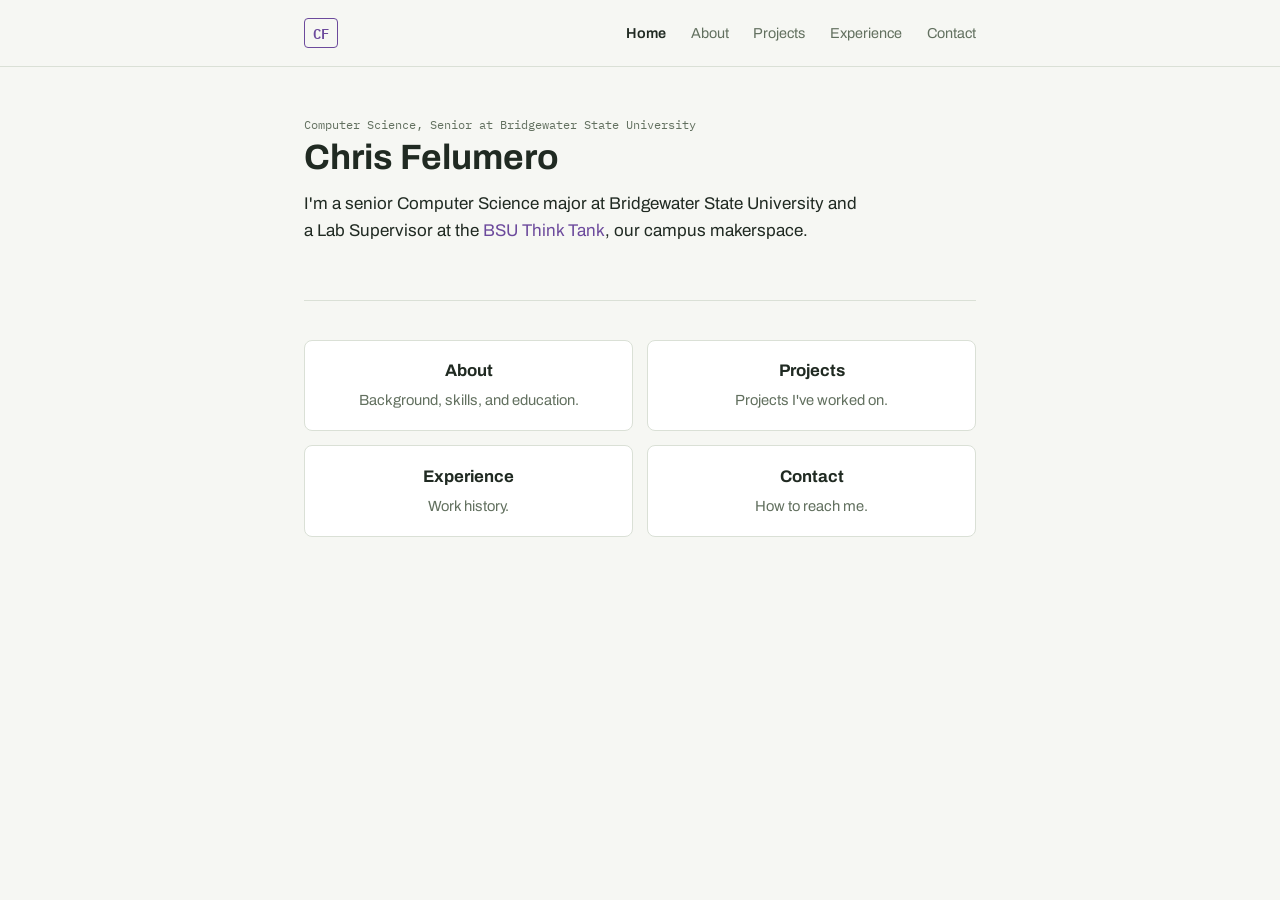
<file: index.html>
<!DOCTYPE html>
<html lang="en">
<head>
<meta charset="utf-8">
<meta name="viewport" content="width=device-width, initial-scale=1">
<title>Chris Felumero</title>
<!-- Google Fonts: Archivo for headings/body, IBM Plex Mono for labels -->
<link rel="preconnect" href="https://fonts.googleapis.com">
<link rel="preconnect" href="https://fonts.gstatic.com" crossorigin>
<link href="https://fonts.googleapis.com/css2?family=Archivo:wght@400;600;700;800&family=IBM+Plex+Mono:wght@400;500;600&display=swap" rel="stylesheet">
<link rel="stylesheet" href="style.css">
</head>
<body>

<!-- Same nav bar appears on every page; "current" class highlights this page -->
<header class="topbar">
  <div class="wrap topbar-inner">
    <span class="mark">CF</span>
    <nav>
      <a href="index.html" class="current">Home</a>
      <a href="about.html">About</a>
      <a href="projects.html">Projects</a>
      <a href="experience.html">Experience</a>
      <a href="contact.html">Contact</a>
    </nav>
  </div>
</header>

<main class="wrap">

  <!-- Intro: name, role, one-line bio -->
  <section class="hero">
    <p class="field">Computer Science, Senior at Bridgewater State University</p>
    <h1>Chris Felumero</h1>
    <p class="hero-lede">
      I'm a senior Computer Science major at Bridgewater State University
      and a Lab Supervisor at the <a href="https://www.bsuthinktank.com">BSU
      Think Tank</a>, our campus makerspace.
    </p>
  </section>

  <!-- Four link tiles pointing to the other pages on the site -->
  <section class="quick-links">
    <a class="quick-link" href="about.html">
      <h3>About</h3>
      <p>Background, skills, and education.</p>
    </a>
    <a class="quick-link" href="projects.html">
      <h3>Projects</h3>
      <p>Projects I've worked on.</p>
    </a>
    <a class="quick-link" href="experience.html">
      <h3>Experience</h3>
      <p>Work history.</p>
    </a>
    <a class="quick-link" href="contact.html">
      <h3>Contact</h3>
      <p>How to reach me.</p>
    </a>
  </section>

</main>

</body>
</html>
</file>
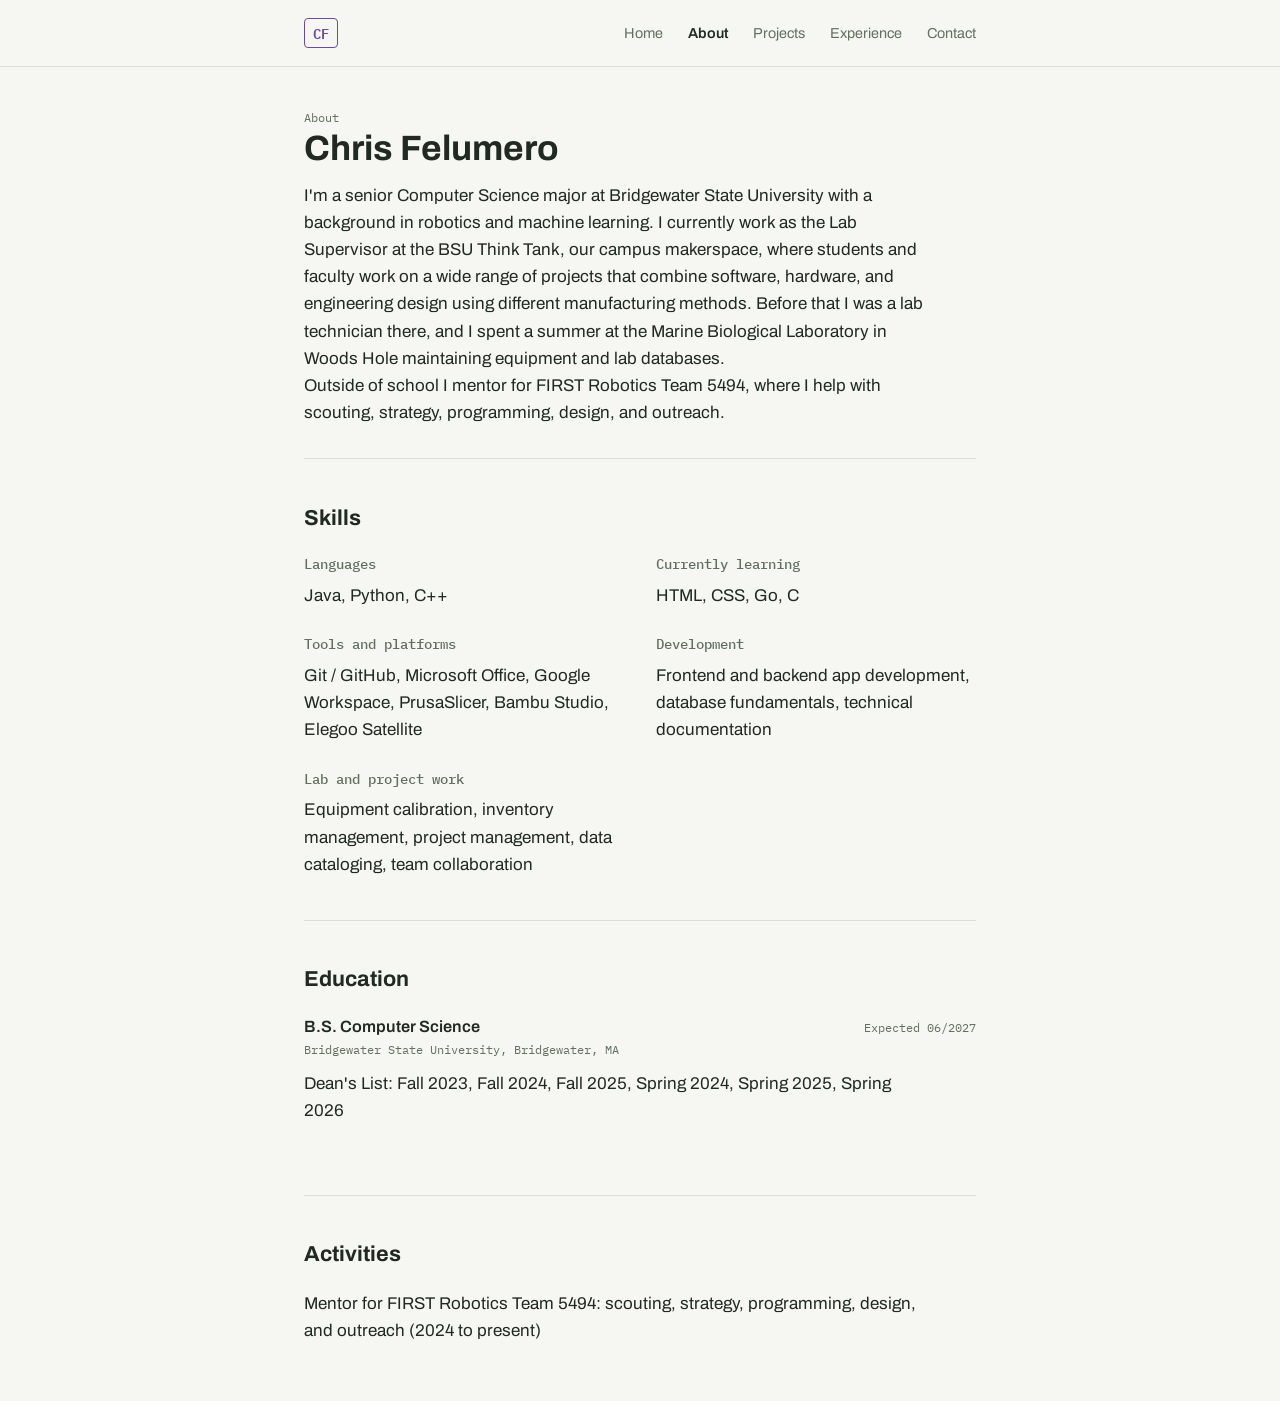
<file: about.html>
<!DOCTYPE html>
<html lang="en">
<head>
<meta charset="utf-8">
<meta name="viewport" content="width=device-width, initial-scale=1">
<title>About | Chris Felumero</title>
<link rel="preconnect" href="https://fonts.googleapis.com">
<link rel="preconnect" href="https://fonts.gstatic.com" crossorigin>
<link href="https://fonts.googleapis.com/css2?family=Archivo:wght@400;600;700;800&family=IBM+Plex+Mono:wght@400;500;600&display=swap" rel="stylesheet">
<link rel="stylesheet" href="style.css">
</head>
<body>

<header class="topbar">
  <div class="wrap topbar-inner">
    <span class="mark">CF</span>
    <nav>
      <a href="index.html">Home</a>
      <a href="about.html" class="current">About</a>
      <a href="projects.html">Projects</a>
      <a href="experience.html">Experience</a>
      <a href="contact.html">Contact</a>
    </nav>
  </div>
</header>

<main class="wrap">

  <section class="page-head">
    <p class="field">About</p>
    <h1>Chris Felumero</h1>
    <p>
      I'm a senior Computer Science major at Bridgewater State University
      with a background in robotics and machine learning. I currently
      work as the Lab Supervisor at the BSU Think Tank, our campus makerspace, where students and faculty work on a wide range
      of projects that combine software, hardware, and engineering
      design using different manufacturing methods. Before that I was a
      lab technician there, and I spent a summer at the Marine Biological
      Laboratory in Woods Hole maintaining equipment and lab databases.
    </p>
    <p>
      Outside of school I mentor for FIRST Robotics Team 5494, where I
      help with scouting, strategy, programming, design, and outreach.
    </p>
  </section>

  <section class="section">
    <h2>Skills</h2>
    <div class="skills-grid">
      <div>
        <h4>Languages</h4>
        <p>Java, Python, C++</p>
      </div>
      <div>
        <h4>Currently learning</h4>
        <p>HTML, CSS, Go, C</p>
      </div>
      <div>
        <h4>Tools and platforms</h4>
        <p>Git / GitHub, Microsoft Office, Google Workspace, PrusaSlicer, Bambu Studio, Elegoo Satellite</p>
      </div>
      <div>
        <h4>Development</h4>
        <p>Frontend and backend app development, database fundamentals, technical documentation</p>
      </div>
      <div>
        <h4>Lab and project work</h4>
        <p>Equipment calibration, inventory management, project management, data cataloging, team collaboration</p>
      </div>
    </div>
  </section>

  <section class="section">
    <h2>Education</h2>
    <div class="job">
      <div class="job-head">
        <span class="job-title">B.S. Computer Science</span>
        <span class="field">Expected 06/2027</span>
      </div>
      <p class="field field-sub">Bridgewater State University, Bridgewater, MA</p>
      <p>Dean's List: Fall 2023, Fall 2024, Fall 2025, Spring 2024, Spring 2025, Spring 2026</p>
    </div>
  </section>

  <section class="section">
    <h2>Activities</h2>
    <p>Mentor for FIRST Robotics Team 5494: scouting, strategy, programming, design, and outreach (2024 to present)</p>
  </section>

</main>

</body>
</html>
</file>
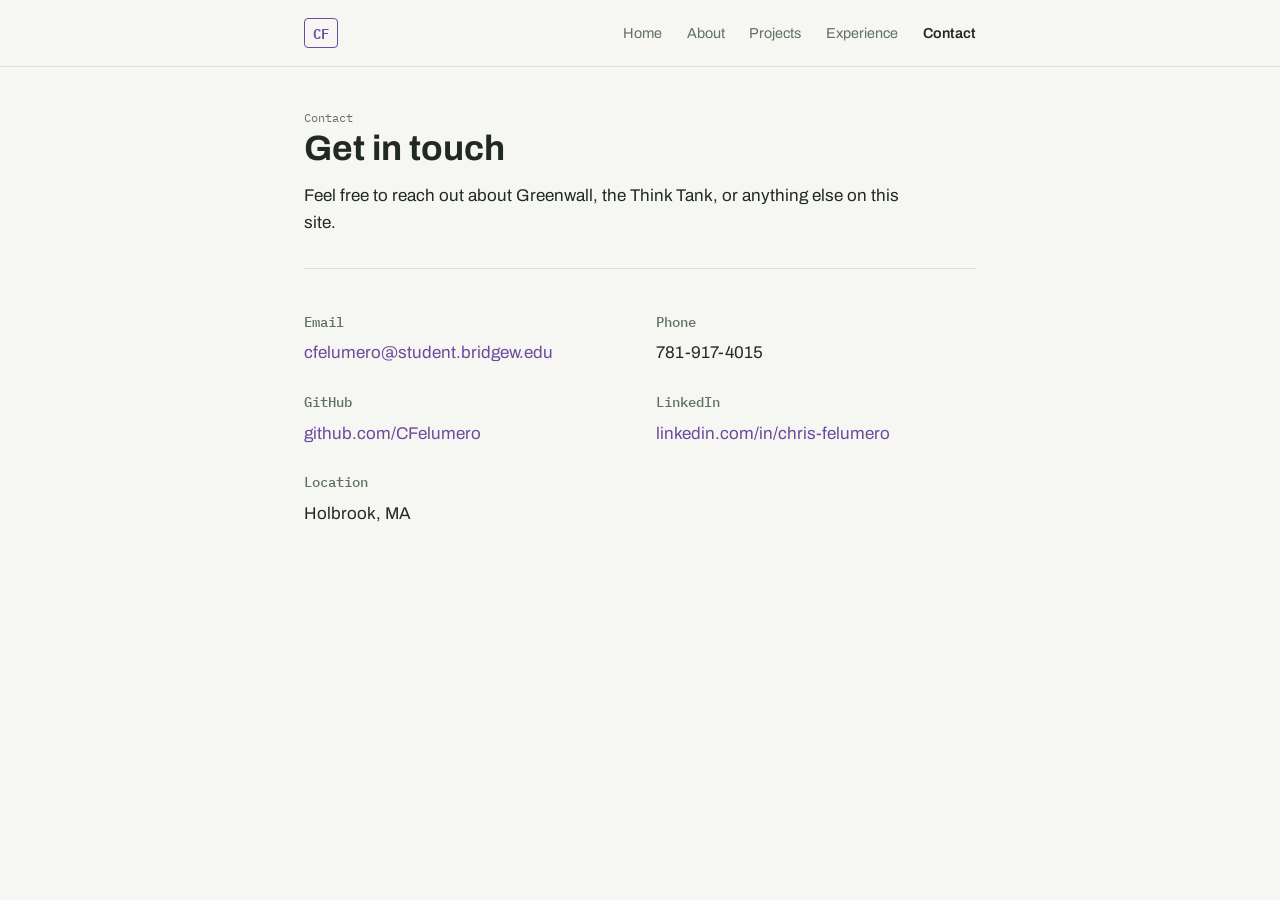
<file: contact.html>
<!DOCTYPE html>
<html lang="en">
<head>
<meta charset="utf-8">
<meta name="viewport" content="width=device-width, initial-scale=1">
<title>Contact | Chris Felumero</title>
<link rel="preconnect" href="https://fonts.googleapis.com">
<link rel="preconnect" href="https://fonts.gstatic.com" crossorigin>
<link href="https://fonts.googleapis.com/css2?family=Archivo:wght@400;600;700;800&family=IBM+Plex+Mono:wght@400;500;600&display=swap" rel="stylesheet">
<link rel="stylesheet" href="style.css">
</head>
<body>

<header class="topbar">
  <div class="wrap topbar-inner">
    <span class="mark">CF</span>
    <nav>
      <a href="index.html">Home</a>
      <a href="about.html">About</a>
      <a href="projects.html">Projects</a>
      <a href="experience.html">Experience</a>
      <a href="contact.html" class="current">Contact</a>
    </nav>
  </div>
</header>

<main class="wrap">

  <section class="page-head">
    <p class="field">Contact</p>
    <h1>Get in touch</h1>
    <p>Feel free to reach out about Greenwall, the Think Tank, or anything else on this site.</p>
  </section>

  <!-- Reuses the same .skills-grid layout as the About page's Skills section -->
  <section class="section">
    <div class="skills-grid">
      <div>
        <h4>Email</h4>
        <p><a href="mailto:cfelumero@student.bridgew.edu">cfelumero@student.bridgew.edu</a></p>
      </div>
      <div>
        <h4>Phone</h4>
        <p>781-917-4015</p>
      </div>
      <div>
        <h4>GitHub</h4>
        <p><a href="https://github.com/CFelumero">github.com/CFelumero</a></p>
      </div>
      <div>
        <h4>LinkedIn</h4>
        <p><a href="https://www.linkedin.com/in/chris-felumero-b1a23a184/">linkedin.com/in/chris-felumero</a></p>
      </div>
      <div>
        <h4>Location</h4>
        <p>Holbrook, MA</p>
      </div>
    </div>
  </section>

</main>

</body>
</html>
</file>
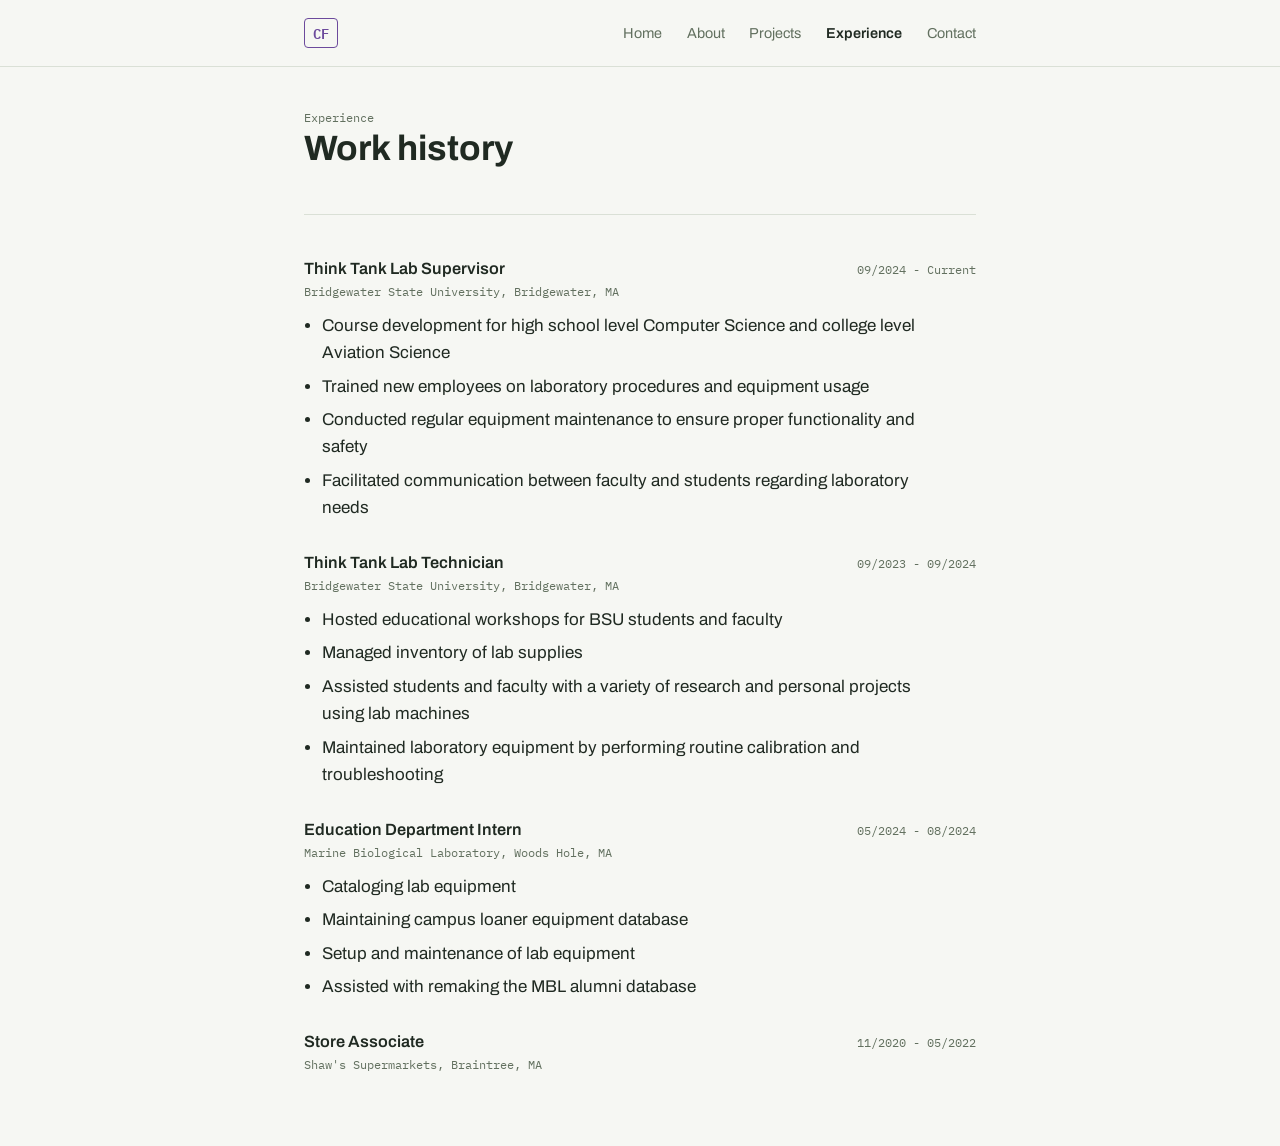
<file: experience.html>
<!DOCTYPE html>
<html lang="en">
<head>
<meta charset="utf-8">
<meta name="viewport" content="width=device-width, initial-scale=1">
<title>Experience | Chris Felumero</title>
<link rel="preconnect" href="https://fonts.googleapis.com">
<link rel="preconnect" href="https://fonts.gstatic.com" crossorigin>
<link href="https://fonts.googleapis.com/css2?family=Archivo:wght@400;600;700;800&family=IBM+Plex+Mono:wght@400;500;600&display=swap" rel="stylesheet">
<link rel="stylesheet" href="style.css">
</head>
<body>

<header class="topbar">
  <div class="wrap topbar-inner">
    <span class="mark">CF</span>
    <nav>
      <a href="index.html">Home</a>
      <a href="about.html">About</a>
      <a href="projects.html">Projects</a>
      <a href="experience.html" class="current">Experience</a>
      <a href="contact.html">Contact</a>
    </nav>
  </div>
</header>

<main class="wrap">

  <section class="page-head">
    <p class="field">Experience</p>
    <h1>Work history</h1>
  </section>

  <section class="section">
    <div class="job">
      <div class="job-head">
        <span class="job-title">Think Tank Lab Supervisor</span>
        <span class="field">09/2024 - Current</span>
      </div>
      <p class="field field-sub">Bridgewater State University, Bridgewater, MA</p>
      <ul>
        <li>Course development for high school level Computer Science and college level Aviation Science</li>
        <li>Trained new employees on laboratory procedures and equipment usage</li>
        <li>Conducted regular equipment maintenance to ensure proper functionality and safety</li>
        <li>Facilitated communication between faculty and students regarding laboratory needs</li>
      </ul>
    </div>

    <div class="job">
      <div class="job-head">
        <span class="job-title">Think Tank Lab Technician</span>
        <span class="field">09/2023 - 09/2024</span>
      </div>
      <p class="field field-sub">Bridgewater State University, Bridgewater, MA</p>
      <ul>
        <li>Hosted educational workshops for BSU students and faculty</li>
        <li>Managed inventory of lab supplies</li>
        <li>Assisted students and faculty with a variety of research and personal projects using lab machines</li>
        <li>Maintained laboratory equipment by performing routine calibration and troubleshooting</li>
      </ul>
    </div>

    <div class="job">
      <div class="job-head">
        <span class="job-title">Education Department Intern</span>
        <span class="field">05/2024 - 08/2024</span>
      </div>
      <p class="field field-sub">Marine Biological Laboratory, Woods Hole, MA</p>
      <ul>
        <li>Cataloging lab equipment</li>
        <li>Maintaining campus loaner equipment database</li>
        <li>Setup and maintenance of lab equipment</li>
        <li>Assisted with remaking the MBL alumni database</li>
      </ul>
    </div>

    <div class="job">
      <div class="job-head">
        <span class="job-title">Store Associate</span>
        <span class="field">11/2020 - 05/2022</span>
      </div>
      <p class="field field-sub">Shaw's Supermarkets, Braintree, MA</p>
    </div>
  </section>

</main>

</body>
</html>
</file>
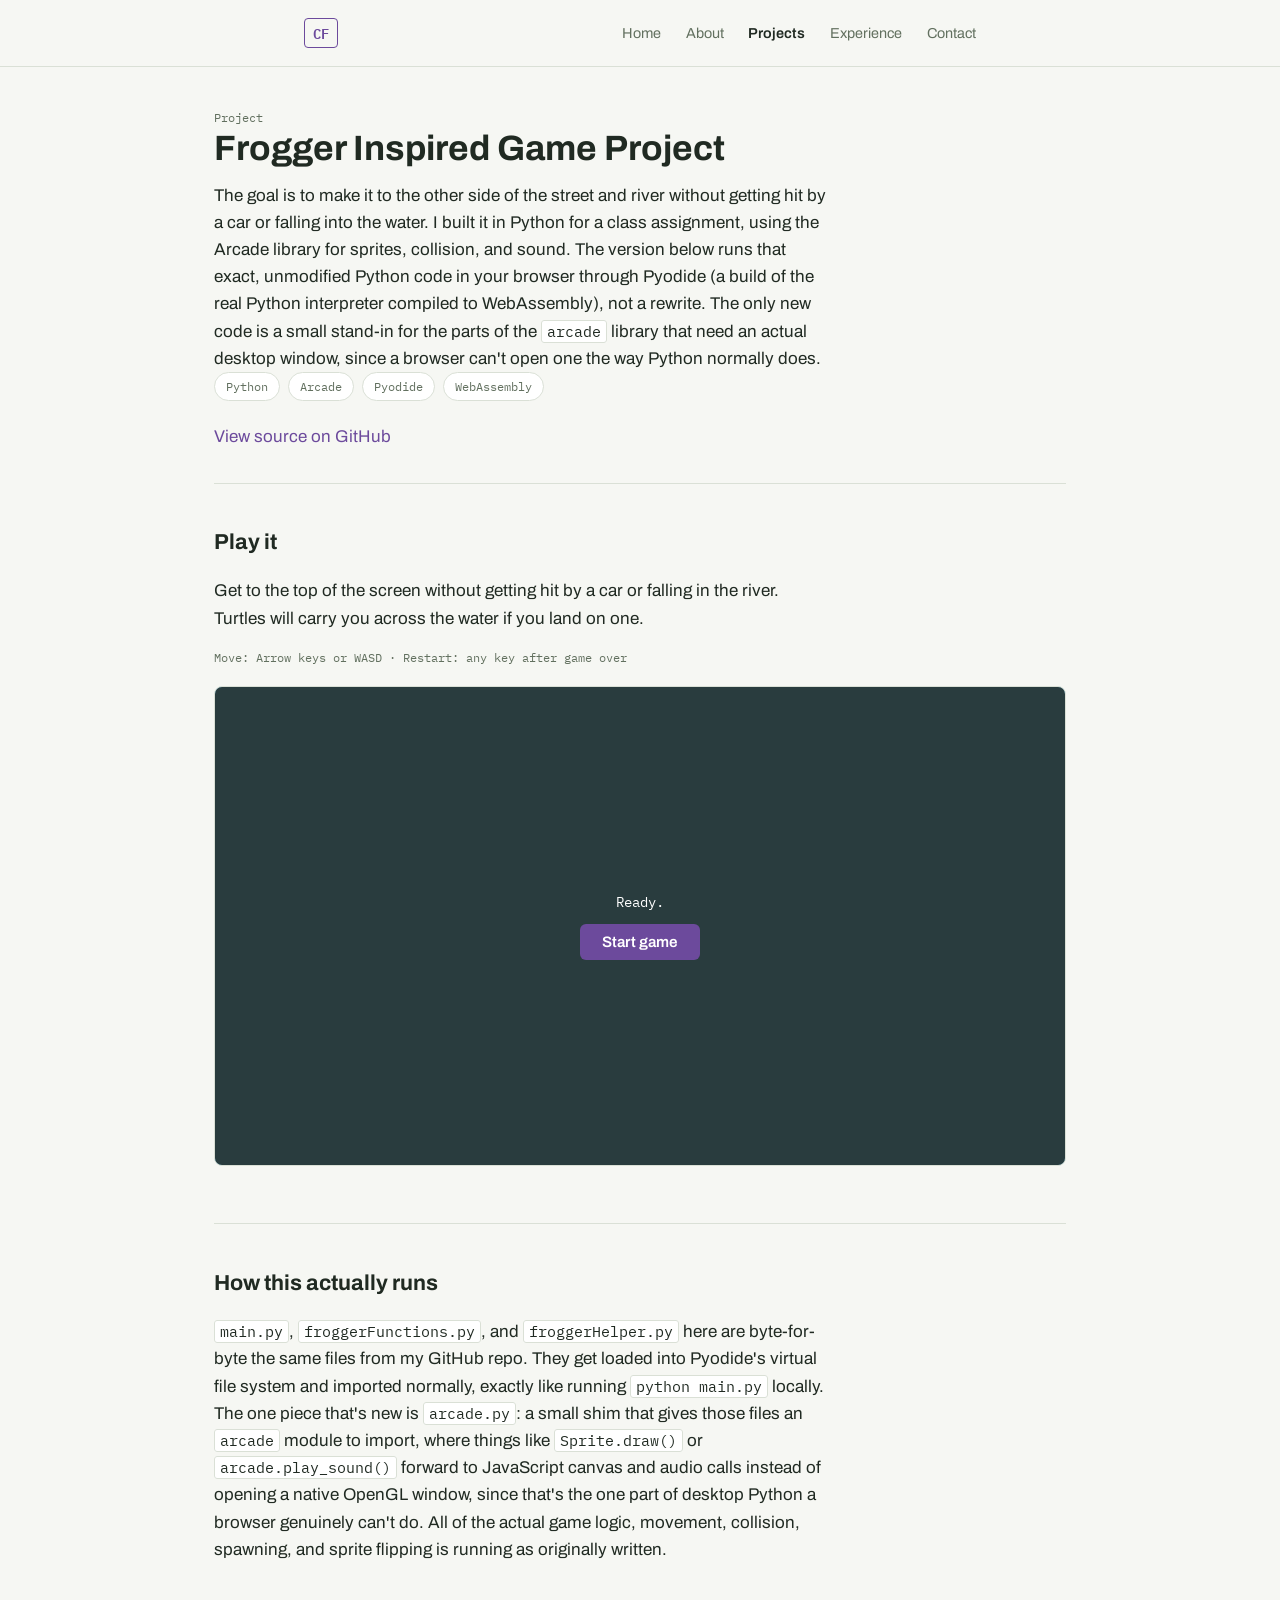
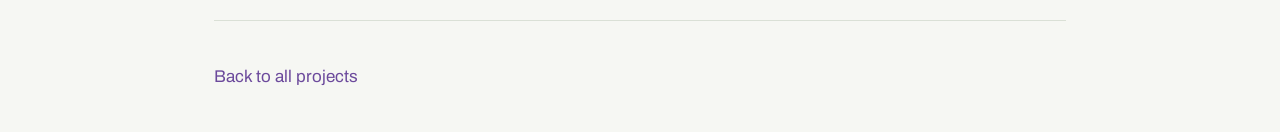
<file: frogger-inspired-game.html>
<!DOCTYPE html>
<html lang="en">
<head>
<meta charset="utf-8">
<meta name="viewport" content="width=device-width, initial-scale=1">
<title>Frogger Inspired Game Project | Chris Felumero</title>
<link rel="preconnect" href="https://fonts.googleapis.com">
<link rel="preconnect" href="https://fonts.gstatic.com" crossorigin>
<link href="https://fonts.googleapis.com/css2?family=Archivo:wght@400;600;700;800&family=IBM+Plex+Mono:wght@400;500;600&display=swap" rel="stylesheet">
<link rel="stylesheet" href="style.css">
<style>
  .game-wrap { max-width: 900px; }
  .game-frame {
    position: relative;
    border: 1px solid var(--line);
    border-radius: 8px;
    overflow: hidden;
    background: #87ceeb;
    margin: 1rem 0;
  }
  #gameCanvas { display: block; width: 100%; height: auto; }
  .game-overlay {
    position: absolute;
    inset: 0;
    display: flex;
    align-items: center;
    justify-content: center;
    flex-direction: column;
    gap: 10px;
    background: rgba(15, 20, 15, 0.78);
    color: #fff;
    font-family: var(--font-mono);
    font-size: 0.85rem;
    text-align: center;
    padding: 1rem;
  }
  .game-overlay button {
    font-family: var(--font-display);
    font-weight: 600;
    font-size: 0.95rem;
    background: var(--green);
    color: #fff;
    border: none;
    border-radius: 6px;
    padding: 10px 22px;
    cursor: pointer;
  }
  .game-controls {
    display: flex;
    justify-content: space-between;
    flex-wrap: wrap;
    gap: 10px;
    margin-bottom: 0.6rem;
  }
  .mobile-pad {
    display: none;
    grid-template-columns: repeat(3, 56px);
    grid-template-rows: repeat(2, 56px);
    gap: 6px;
    justify-content: center;
    margin: 1rem 0;
  }
  .mobile-pad button {
    font-size: 1.1rem;
    font-family: var(--font-mono);
    background: var(--surface);
    border: 1px solid var(--line);
    border-radius: 6px;
    color: var(--ink);
  }
  .pad-up { grid-column: 2; grid-row: 1; }
  .pad-left { grid-column: 1; grid-row: 2; }
  .pad-down { grid-column: 2; grid-row: 2; }
  .pad-right { grid-column: 3; grid-row: 2; }
  @media (max-width: 640px) { .mobile-pad { display: grid; } }
</style>
</head>
<body>

<header class="topbar">
  <div class="wrap topbar-inner">
    <span class="mark">CF</span>
    <nav>
      <a href="index.html">Home</a>
      <a href="about.html">About</a>
      <a href="projects.html" class="current">Projects</a>
      <a href="experience.html">Experience</a>
      <a href="contact.html">Contact</a>
    </nav>
  </div>
</header>

<main class="wrap game-wrap">

  <section class="page-head">
    <p class="field">Project</p>
    <h1>Frogger Inspired Game Project</h1>
    <p>
      The goal is to make it to the other side of the street and river
      without getting hit by a car or falling into the water. I built it
      in Python for a class assignment, using the Arcade library for
      sprites, collision, and sound. The version below runs that exact,
      unmodified Python code in your browser through Pyodide (a build of
      the real Python interpreter compiled to WebAssembly), not a
      rewrite. The only new code is a small stand-in for the parts of
      the <code>arcade</code> library that need an actual desktop
      window, since a browser can't open one the way Python normally
      does.
    </p>
    <div class="tags">
      <span>Python</span><span>Arcade</span><span>Pyodide</span><span>WebAssembly</span>
    </div>
    <p><a href="https://github.com/CFelumero/cFelumeroProject8">View source on GitHub</a></p>
  </section>

  <section class="section">
    <h2>Play it</h2>
    <p>
      Get to the top of the screen without getting hit by a car or
      falling in the river. Turtles will carry you across the water if
      you land on one.
    </p>

    <div class="game-controls">
      <span class="field">Move: Arrow keys or WASD &middot; Restart: any key after game over</span>
    </div>

    <div class="game-frame">
      <canvas id="gameCanvas" width="1280" height="720"></canvas>
      <div class="game-overlay" id="overlay">
        <span id="overlayText">Loading the Python runtime&hellip;</span>
        <button id="startBtn" type="button" style="display:none;">Start game</button>
      </div>
    </div>

    <div class="mobile-pad">
      <button class="pad-up" type="button" data-dir="up">&uarr;</button>
      <button class="pad-left" type="button" data-dir="left">&larr;</button>
      <button class="pad-down" type="button" data-dir="down">&darr;</button>
      <button class="pad-right" type="button" data-dir="right">&rarr;</button>
    </div>
  </section>

  <section class="section">
    <h2>How this actually runs</h2>
    <p>
      <code>main.py</code>, <code>froggerFunctions.py</code>, and
      <code>froggerHelper.py</code> here are byte-for-byte the same
      files from my GitHub repo. They get loaded into Pyodide's virtual
      file system and imported normally, exactly like running
      <code>python main.py</code> locally. The one piece that's new is
      <code>arcade.py</code>: a small shim that gives those files an
      <code>arcade</code> module to import, where things like
      <code>Sprite.draw()</code> or <code>arcade.play_sound()</code>
      forward to JavaScript canvas and audio calls instead of opening a
      native OpenGL window, since that's the one part of desktop Python
      a browser genuinely can't do. All of the actual game logic, movement,
      collision, spawning, and sprite flipping is running as originally
      written.
    </p>
  </section>

  <section class="section">
    <a href="projects.html">Back to all projects</a>
  </section>

</main>

<script type="module">
import { loadPyodide } from './pyodide.mjs';

const overlay = document.getElementById('overlay');
const overlayText = document.getElementById('overlayText');
const startBtn = document.getElementById('startBtn');
const canvas = document.getElementById('gameCanvas');
const ctx = canvas.getContext('2d');
const W = 1280, H = 720;

function setOverlay(text, showStart) {
  overlayText.textContent = text;
  startBtn.style.display = showStart ? 'inline-block' : 'none';
}

// ---- asset preloading ----
const PY_FILES = ['main.py', 'froggerFunctions.py', 'froggerHelper.py', 'arcade.py'];
const IMAGE_PATHS = {
  'sprites/left_car1.png': 'left_car1.png',
  'sprites/left_car2.png': 'left_car2.png',
  'sprites/right_car1.png': 'right_car1.png',
  'sprites/turtle1.png': 'turtle1.png',
  'sprites/watersprite.png': 'watersprite.png',
  ':resources:/images/enemies/frog.png': 'player.png'
};
const SOUND_PATHS = {
  'sounds/sound-frogger-hop.wav': 'sound-frogger-hop.wav',
  'sounds/sound-frogger-squash.wav': 'sound-frogger-squash.wav',
  'sounds/sound-frogger-plunk.wav': 'sound-frogger-plunk.wav',
  'sounds/winsound.mp3': 'winsound.mp3',
  'sounds/gameover.mp3': 'gameover.mp3'
};

const images = {};
const sounds = {};
const hitboxes = {};

// Offscreen canvas used to read pixel data for hitbox cropping
const _hbCanvas = document.createElement('canvas');
const _hbCtx = _hbCanvas.getContext('2d', { willReadFrequently: true });

function computeHitbox(img) {
  const w = img.naturalWidth, h = img.naturalHeight;
  if (!w || !h) return { hbW: 32, hbH: 32, dx: 0, dy: 0 };
  _hbCanvas.width = w;
  _hbCanvas.height = h;
  _hbCtx.clearRect(0, 0, w, h);
  _hbCtx.drawImage(img, 0, 0);
  let data;
  try {
    data = _hbCtx.getImageData(0, 0, w, h).data;
  } catch (e) {
    // canvas got tainted (shouldn't happen for same-origin files) - fall back to full bounds
    return { hbW: w, hbH: h, dx: 0, dy: 0 };
  }
  let minX = w, minY = h, maxX = -1, maxY = -1, opaqueCount = 0;
  for (let y = 0; y < h; y++) {
    for (let x = 0; x < w; x++) {
      const alpha = data[(y * w + x) * 4 + 3];
      if (alpha > 8) {
        opaqueCount++;
        if (x < minX) minX = x;
        if (x > maxX) maxX = x;
        if (y < minY) minY = y;
        if (y > maxY) maxY = y;
      }
    }
  }
  if (maxX < 0) return { hbW: w, hbH: h, dx: 0, dy: 0 }; // fully transparent image, fall back
  let hbW = maxX - minX + 1;
  let hbH = maxY - minY + 1;
  // The bounding box of non-transparent pixels still includes empty
  // corners for rounded/irregular shapes (arcade's real hit box traces
  // the actual outline, not just a box). Approximate that with a
  // fill-ratio-based shrink: how much of the box is actually opaque,
  // converted from an area ratio to a linear one. Boxy sprites (cars)
  // have a fill ratio near 1, so this leaves them essentially unchanged;
  // rounded ones (the frog) shrink toward their real silhouette.
  const fillRatio = opaqueCount / (hbW * hbH);
  const shrink = Math.sqrt(Math.min(1, fillRatio));
  hbW *= shrink;
  hbH *= shrink;
  // Offsets in arcade's y-up, sprite-center-relative space. Image (x,y) is
  // top-down; convert the crop's center to a distance from the image
  // center, then flip Y since "up" in image rows is toward y=0.
  const cropCenterXFromImgCenter = ((minX + maxX) / 2) - (w / 2);
  const cropCenterYFromImgCenterTopDown = ((minY + maxY) / 2) - (h / 2);
  const dx = cropCenterXFromImgCenter;
  const dy = -cropCenterYFromImgCenterTopDown;
  return { hbW, hbH, dx, dy };
}

function loadImage(key, src) {
  return new Promise((resolve) => {
    const img = new Image();
    img.onload = () => {
      hitboxes[key] = computeHitbox(img);
      resolve();
    };
    img.onerror = () => resolve();
    img.src = src;
    images[key] = img;
  });
}

function preloadSounds() {
  Object.keys(SOUND_PATHS).forEach((key) => {
    sounds[key] = new Audio(SOUND_PATHS[key]);
  });
}

// ---- JS bridge functions the Python `arcade` shim calls into ----
function toCanvasY(arcadeY) { return H - arcadeY; }

window._getImageSize = function (key) {
  const img = images[key];
  if (!img || !img.naturalWidth) return [32, 32];
  return [img.naturalWidth, img.naturalHeight];
};

window._getHitbox = function (key) {
  const hb = hitboxes[key];
  if (!hb) return [32, 32, 0, 0];
  return [hb.hbW, hb.hbH, hb.dx, hb.dy];
};

window._drawRect = function (x, y, w, h, r, g, b) {
  ctx.fillStyle = `rgb(${r},${g},${b})`;
  ctx.fillRect(x, toCanvasY(y) - h, w, h);
};

window._drawSprite = function (key, cx, cy, w, h, angleDeg, flipped) {
  const img = images[key];
  if (!img || !img.naturalWidth) return;
  ctx.save();
  ctx.translate(cx, toCanvasY(cy));
  if (angleDeg) ctx.rotate((angleDeg * Math.PI) / 180);
  if (flipped) ctx.scale(-1, 1);
  ctx.drawImage(img, -w / 2, -h / 2, w, h);
  ctx.restore();
};

window._drawText = function (text, x, y, r, g, b, size, anchor) {
  ctx.fillStyle = `rgb(${r},${g},${b})`;
  ctx.font = `bold ${size}px "IBM Plex Mono", monospace`;
  ctx.textAlign = anchor === 'center' ? 'center' : 'left';
  ctx.fillText(text, x, toCanvasY(y));
  ctx.textAlign = 'left';
};

window._playSound = function (path) {
  const s = sounds[path];
  if (!s) return;
  try {
    const clone = s.cloneNode();
    clone.play().catch(() => {});
  } catch (e) {}
};

// ---- boot sequence ----
async function boot() {
  setOverlay('Loading the Python runtime\u2026', false);

  const pyodide = await loadPyodide({ indexURL: './' });

  setOverlay('Loading game files and art\u2026', false);

  const imgLoads = Object.keys(IMAGE_PATHS).map((key) => loadImage(key, IMAGE_PATHS[key]));
  preloadSounds();

  const fileTexts = await Promise.all(
    PY_FILES.map((f) => fetch(f).then((r) => r.text()))
  );
  PY_FILES.forEach((f, i) => pyodide.FS.writeFile(f, fileTexts[i]));

  await Promise.all(imgLoads);

  pyodide.runPython(`
import sys
sys.path.insert(0, '.')
import arcade
import froggerHelper
import froggerFunctions
import main
`);

  // main.py's own main() function already constructed and set up the
  // window; our arcade.Window shim registers every window it creates,
  // so we just retrieve that same instance here. No text-editing of
  // main.py needed at all.
  const gameWindow = pyodide.runPython(`arcade._current_window`);
  window.__gameWindow = gameWindow;

  setOverlay('Ready.', true);

  let running = false;
  let lastTime = performance.now();

  function frame(now) {
    const dt = (now - lastTime) / 1000;
    lastTime = now;
    if (running) {
      try {
        gameWindow.on_update(dt);
        gameWindow.on_draw();
      } catch (e) {
        console.error(e);
      }
    }
    requestAnimationFrame(frame);
  }
  requestAnimationFrame(frame);

  startBtn.addEventListener('click', () => {
    gameWindow.setup();
    running = true;
    overlay.style.display = 'none';
  });

  function sendKey(key) {
    if (!running) return;
    try {
      gameWindow.on_key_press(key, 0);
    } catch (e) {
      console.error(e);
    }
  }

  document.addEventListener('keydown', (e) => {
    const keys = ['ArrowUp', 'ArrowDown', 'ArrowLeft', 'ArrowRight', 'w', 'a', 's', 'd', 'W', 'A', 'S', 'D'];
    if (keys.indexOf(e.key) !== -1) e.preventDefault();
    sendKey(e.key);
  });

  document.querySelectorAll('.mobile-pad button').forEach((btn) => {
    btn.addEventListener('click', () => {
      const dirMap = { up: 'ArrowUp', down: 'ArrowDown', left: 'ArrowLeft', right: 'ArrowRight' };
      sendKey(dirMap[btn.getAttribute('data-dir')]);
    });
  });
}

boot().catch((e) => {
  console.error(e);
  setOverlay('Could not load the Python runtime. Check the console for details.', false);
});
</script>

</body>
</html>
</file>
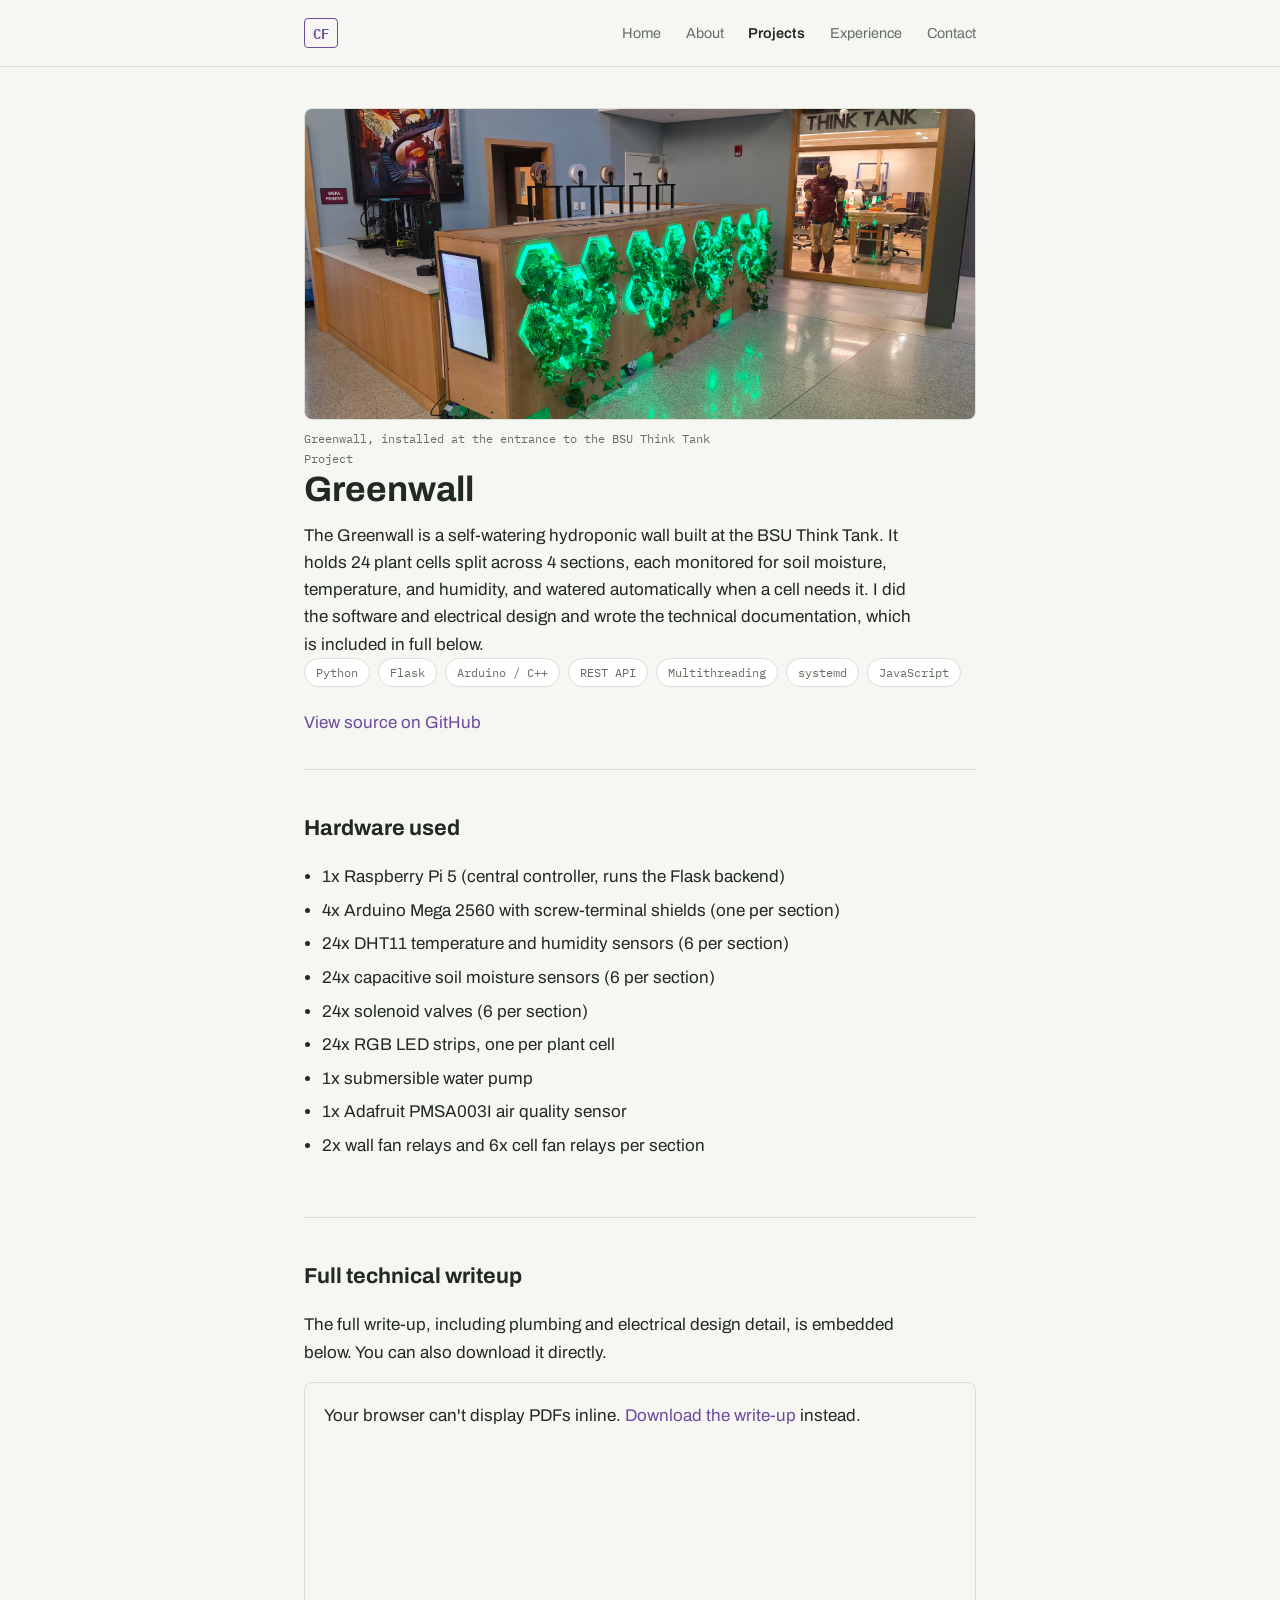
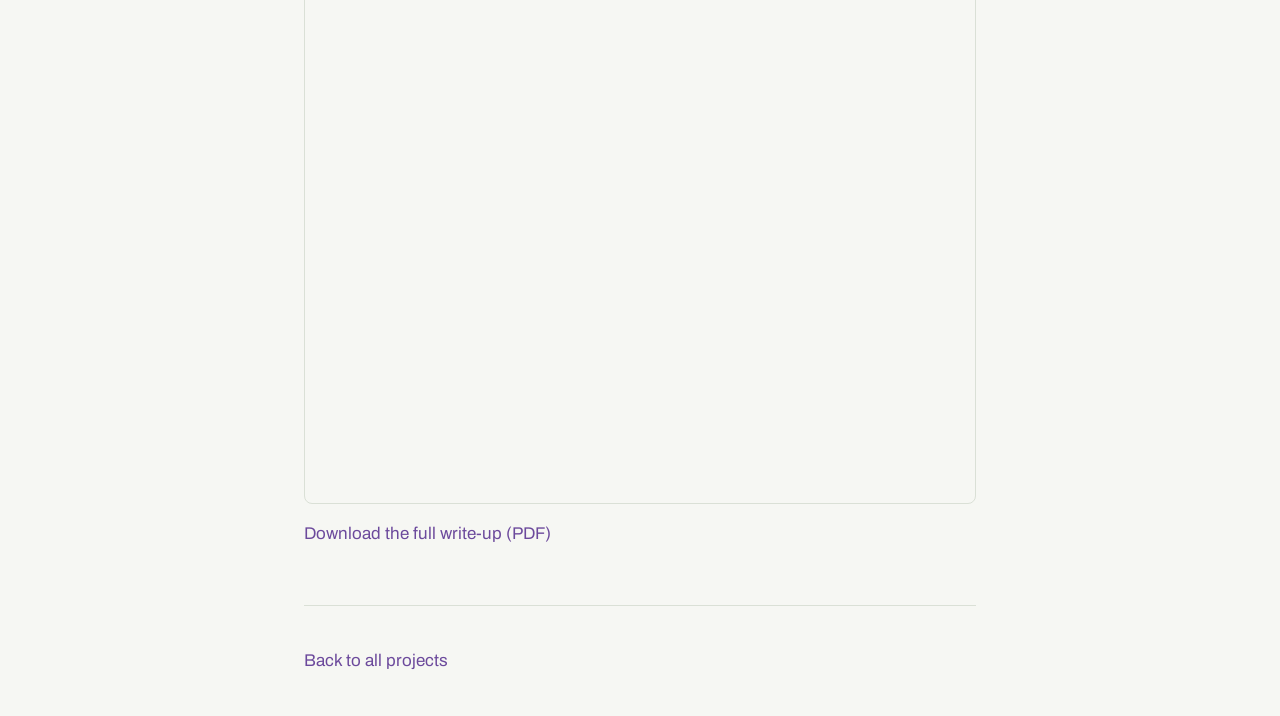
<file: greenwall.html>
<!DOCTYPE html>
<html lang="en">
<head>
<meta charset="utf-8">
<meta name="viewport" content="width=device-width, initial-scale=1">
<title>Greenwall | Chris Felumero</title>
<link rel="preconnect" href="https://fonts.googleapis.com">
<link rel="preconnect" href="https://fonts.gstatic.com" crossorigin>
<link href="https://fonts.googleapis.com/css2?family=Archivo:wght@400;600;700;800&family=IBM+Plex+Mono:wght@400;500;600&display=swap" rel="stylesheet">
<link rel="stylesheet" href="style.css">
</head>
<body>

<header class="topbar">
  <div class="wrap topbar-inner">
    <span class="mark">CF</span>
    <nav>
      <a href="index.html">Home</a>
      <a href="about.html">About</a>
      <a href="projects.html" class="current">Projects</a>
      <a href="experience.html">Experience</a>
      <a href="contact.html">Contact</a>
    </nav>
  </div>
</header>

<main class="wrap">

  <section class="page-head">
    <div class="photo-hero">
      <img src="greenwall-photo.png" alt="Greenwall, a wall-mounted hydroponic planter with backlit hexagonal plant cells glowing green, installed at the entrance to the BSU Think Tank">
    </div>
    <p class="photo-caption">Greenwall, installed at the entrance to the BSU Think Tank</p>

    <p class="field">Project</p>
    <h1>Greenwall</h1>
    <p>
      The Greenwall is a self-watering hydroponic wall built at the BSU Think
      Tank. It holds 24 plant cells split across 4 sections, each
      monitored for soil moisture, temperature, and humidity, and watered
      automatically when a cell needs it. I did the software and
      electrical design and wrote the technical documentation, which is
      included in full below.
    </p>
    <div class="tags">
      <span>Python</span><span>Flask</span><span>Arduino / C++</span>
      <span>REST API</span><span>Multithreading</span><span>systemd</span>
      <span>JavaScript</span>
    </div>
    <p><a href="https://github.com/CFelumero/Greenwall">View source on GitHub</a></p>
  </section>

  <section class="section">
    <h2>Hardware used</h2>
    <ul>
      <li>1x Raspberry Pi 5 (central controller, runs the Flask backend)</li>
      <li>4x Arduino Mega 2560 with screw-terminal shields (one per section)</li>
      <li>24x DHT11 temperature and humidity sensors (6 per section)</li>
      <li>24x capacitive soil moisture sensors (6 per section)</li>
      <li>24x solenoid valves (6 per section)</li>
      <li>24x RGB LED strips, one per plant cell</li>
      <li>1x submersible water pump</li>
      <li>1x Adafruit PMSA003I air quality sensor</li>
      <li>2x wall fan relays and 6x cell fan relays per section</li>
    </ul>
  </section>

  <section class="section">
    <h2>Full technical writeup</h2>
    <p>
      The full write-up, including plumbing and electrical design detail,
      is embedded below. You can also download it directly.
    </p>
    <div class="doc-embed">
      <object data="greenwall-writeup.pdf" type="application/pdf">
        <p>Your browser can't display PDFs inline. <a href="greenwall-writeup.pdf">Download the write-up</a> instead.</p>
      </object>
    </div>
    <p><a href="greenwall-writeup.pdf">Download the full write-up (PDF)</a></p>
  </section>


  <section class="section">
    <a href="projects.html">Back to all projects</a>
  </section>

</main>

</body>
</html>
</file>
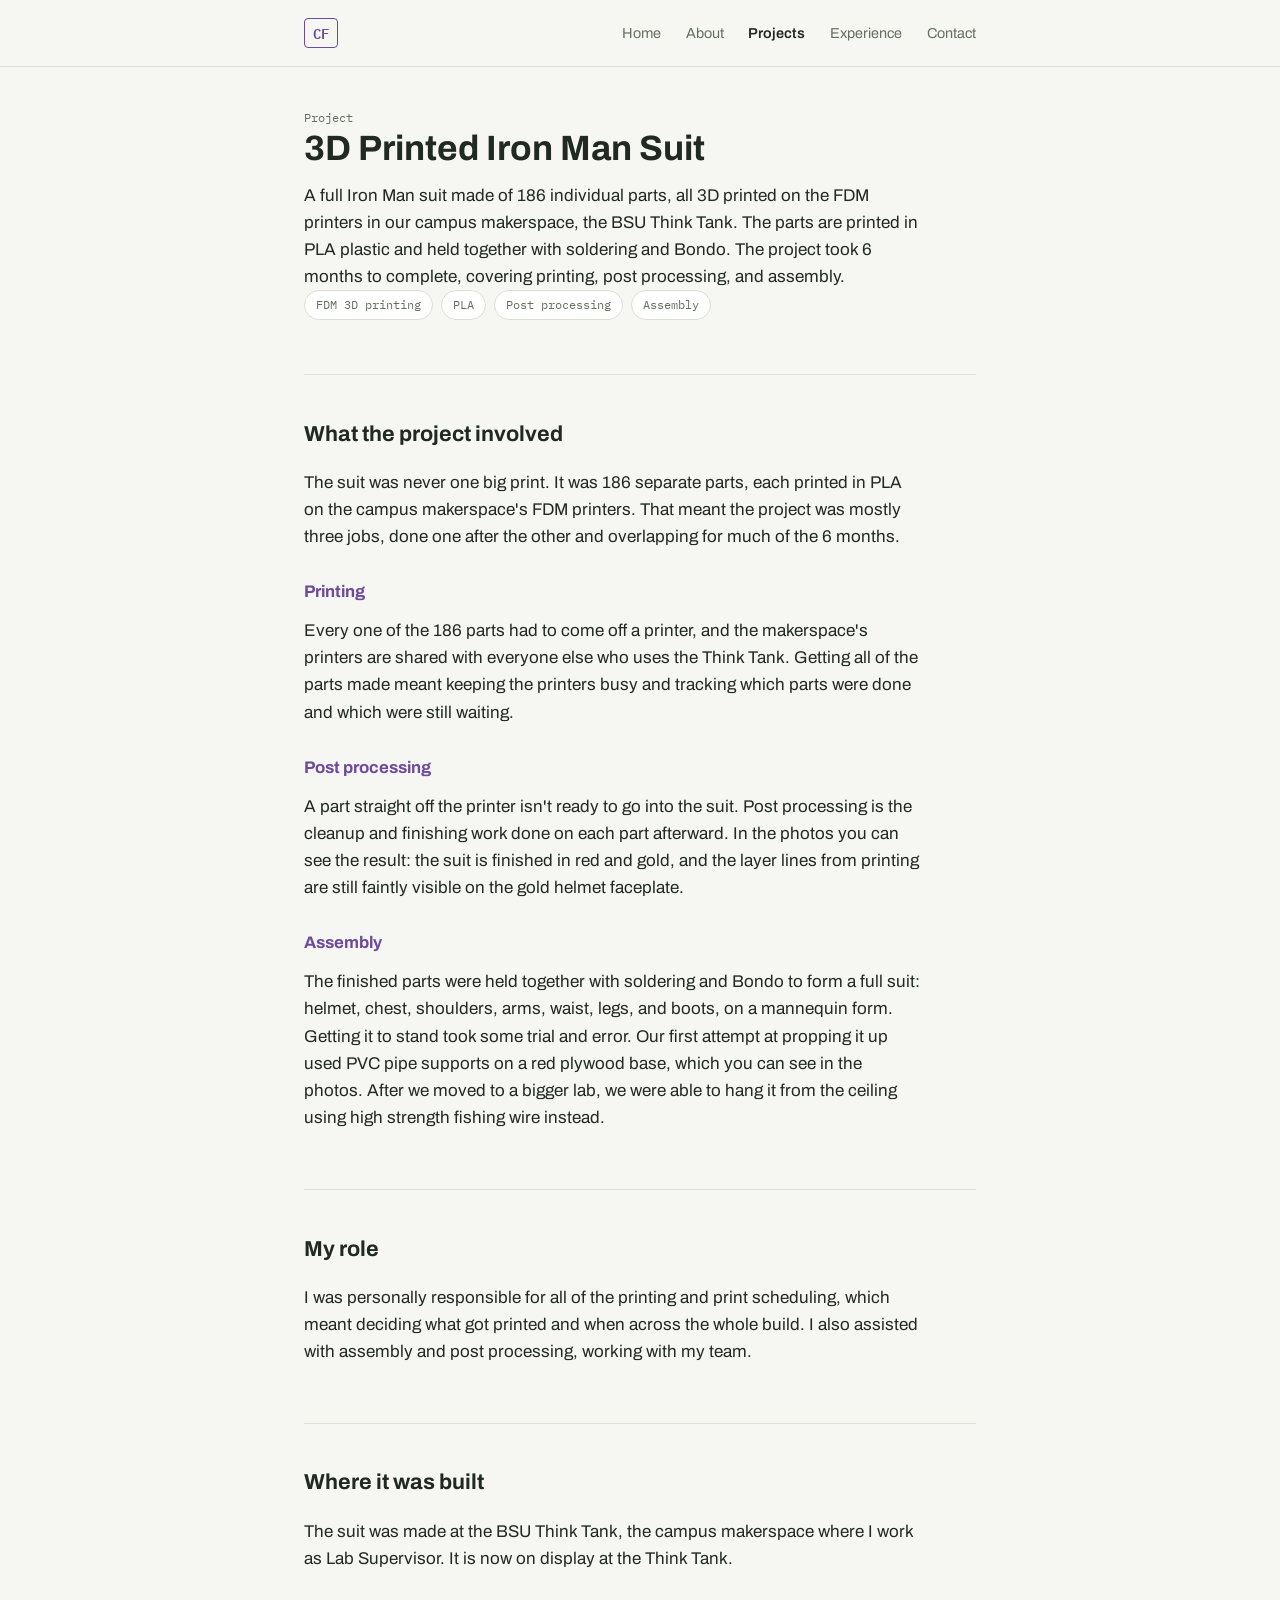
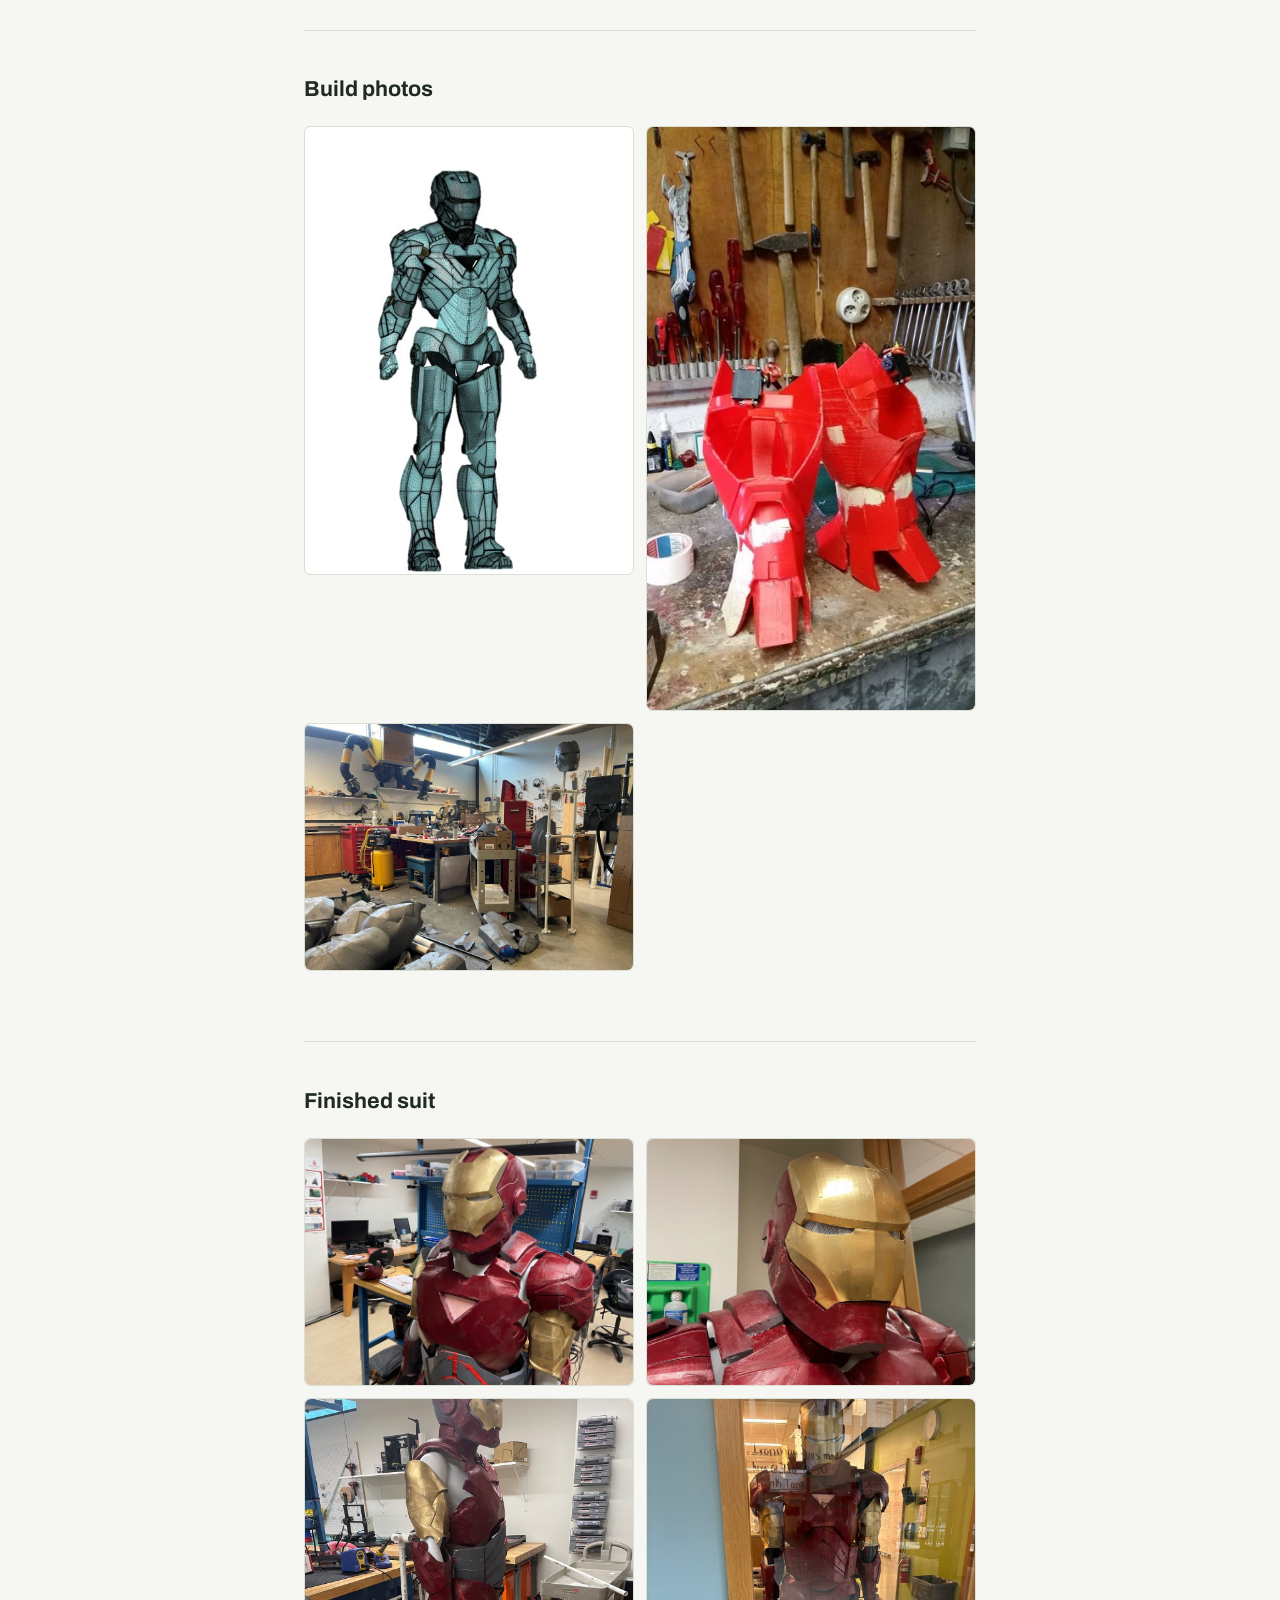
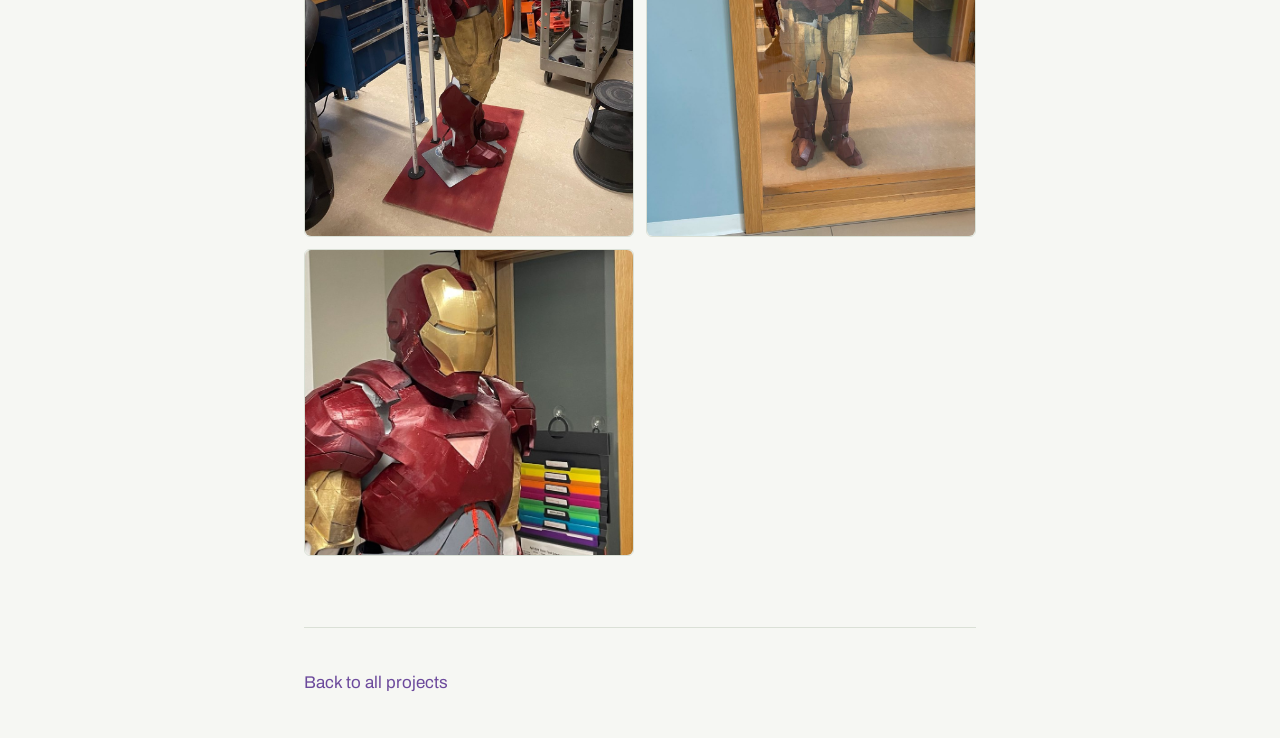
<file: iron-man-suit.html>
<!DOCTYPE html>
<html lang="en">
<head>
<meta charset="utf-8">
<meta name="viewport" content="width=device-width, initial-scale=1">
<title>3D Printed Iron Man Suit | Chris Felumero</title>
<link rel="preconnect" href="https://fonts.googleapis.com">
<link rel="preconnect" href="https://fonts.gstatic.com" crossorigin>
<link href="https://fonts.googleapis.com/css2?family=Archivo:wght@400;600;700;800&family=IBM+Plex+Mono:wght@400;500;600&display=swap" rel="stylesheet">
<link rel="stylesheet" href="style.css">
<!-- Some of these photos are portrait, so this gallery shows them uncropped -->
<style>
  .gallery.suit { grid-template-columns: 1fr 1fr; align-items: start; }
  .gallery.suit .gallery-slot { aspect-ratio: auto; }
  .gallery.suit .gallery-slot img { height: auto; display: block; }
</style>
</head>
<body>

<header class="topbar">
  <div class="wrap topbar-inner">
    <span class="mark">CF</span>
    <nav>
      <a href="index.html">Home</a>
      <a href="about.html">About</a>
      <a href="projects.html" class="current">Projects</a>
      <a href="experience.html">Experience</a>
      <a href="contact.html">Contact</a>
    </nav>
  </div>
</header>

<main class="wrap">

  <section class="page-head">
    <p class="field">Project</p>
    <h1>3D Printed Iron Man Suit</h1>
    <p>
      A full Iron Man suit made of 186 individual parts, all 3D printed on
      the FDM printers in our campus makerspace, the BSU Think Tank. The
      parts are printed in PLA plastic and held together with soldering
      and Bondo. The project took 6 months to complete, covering printing, post
      processing, and assembly.
    </p>
    <div class="tags">
      <span>FDM 3D printing</span><span>PLA</span><span>Post processing</span><span>Assembly</span>
    </div>
  </section>

  <section class="section">
    <h2>What the project involved</h2>
    <p>
      The suit was never one big print. It was 186 separate parts, each
      printed in PLA on the campus makerspace's FDM printers. That meant the
      project was
      mostly three jobs, done one after the other and overlapping for
      much of the 6 months.
    </p>

    <h3>Printing</h3>
    <p>
      Every one of the 186 parts had to come off a printer, and the
      makerspace's printers are shared with everyone else who uses the
      Think Tank. Getting all of the parts made meant keeping the
      printers busy and tracking which parts were done and which were
      still waiting.
    </p>

    <h3>Post processing</h3>
    <p>
      A part straight off the printer isn't ready to go into the suit.
      Post processing is the cleanup and finishing work done on each part
      afterward. In the photos you can see the result: the suit is
      finished in red and gold, and the layer lines from printing are
      still faintly visible on the gold helmet faceplate.
    </p>

    <h3>Assembly</h3>
    <p>
      The finished parts were held together with soldering and Bondo to
      form a full suit: helmet, chest,
      shoulders, arms, waist, legs, and boots, on a mannequin form. Getting
      it to stand took some trial and error. Our first attempt at propping
      it up used PVC pipe supports on a red plywood base, which you can
      see in the photos. After we moved to a bigger lab, we were able to
      hang it from the ceiling using high strength fishing wire instead.
    </p>
  </section>

  <section class="section">
    <h2>My role</h2>
    <p>
      I was personally responsible for all of the printing and print
      scheduling, which meant deciding what got printed and when across
      the whole build. I also assisted with assembly and post processing,
      working with my team.
    </p>
  </section>

  <section class="section">
    <h2>Where it was built</h2>
    <p>
      The suit was made at the BSU Think Tank, the campus makerspace where
      I work as Lab Supervisor. It is now on display at the Think Tank.
    </p>
  </section>

  <section class="section">
    <h2>Build photos</h2>
    <div class="gallery suit">
      <div class="gallery-slot"><img src="ironman-model.jpg" alt="3D model of the suit shown as a blue wireframe mesh"></div>
      <div class="gallery-slot"><img src="ironman-build-2.jpg" alt="Printed red leg armor pieces on a workbench, held together with tape during assembly"></div>
      <div class="gallery-slot"><img src="ironman-build-1.jpg" alt="Workshop with printed gray armor pieces on the floor and a PVC pipe frame holding the helmet"></div>
    </div>
  </section>

  <section class="section">
    <h2>Finished suit</h2>
    <div class="gallery suit">
      <div class="gallery-slot"><img src="ironman-1.jpg" alt="Front left view of the finished suit in the makerspace, showing the helmet, chest piece, and shoulder armor"></div>
      <div class="gallery-slot"><img src="ironman-2.jpg" alt="Close up of the suit's gold and red helmet with mesh eye openings"></div>
      <div class="gallery-slot"><img src="ironman-3.jpg" alt="Side view of the full suit from our first attempt at propping it up, on a red plywood base with PVC pipe supports"></div>
      <div class="gallery-slot"><img src="ironman-4.jpg" alt="The suit on display behind glass at the Think Tank"></div>
      <div class="gallery-slot"><img src="ironman-5.jpg" alt="Upper body of the finished suit, showing the helmet, chest piece, and shoulder armor"></div>
    </div>
  </section>

  <section class="section">
    <a href="projects.html">Back to all projects</a>
  </section>

</main>

</body>
</html>
</file>
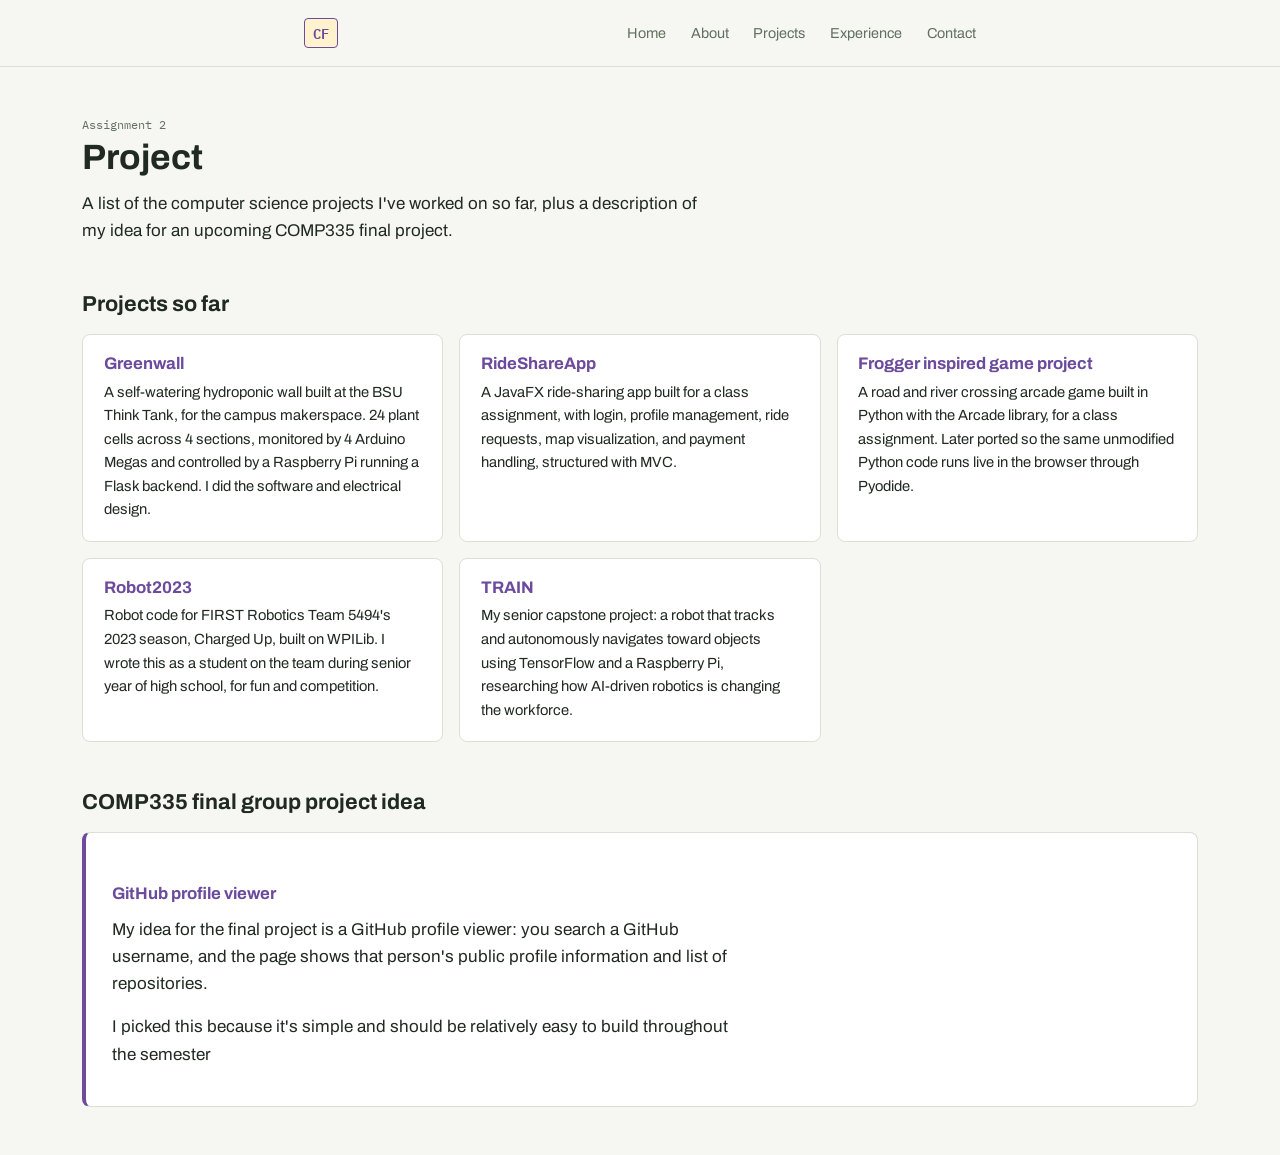
<file: project.html>
<!DOCTYPE html>
<html lang="en">
<head>
<meta charset="utf-8">
<meta name="viewport" content="width=device-width, initial-scale=1">
<title>Project | Chris Felumero</title>

<!-- Bootstrap CSS (for the grid system used below) -->
<link href="https://cdn.jsdelivr.net/npm/bootstrap@5.3.8/dist/css/bootstrap.min.css" rel="stylesheet">

<link rel="preconnect" href="https://fonts.googleapis.com">
<link rel="preconnect" href="https://fonts.gstatic.com" crossorigin>
<link href="https://fonts.googleapis.com/css2?family=Archivo:wght@400;600;700;800&family=IBM+Plex+Mono:wght@400;500;600&display=swap" rel="stylesheet">

<!-- Site-wide external stylesheet -->
<link rel="stylesheet" href="style.css">

<!-- Embedded CSS specific to this page-->
<style>
  .proj-card {
    background: var(--surface);
    border: 1px solid var(--line);
    border-radius: 8px;
    padding: 1.2rem 1.3rem;
    height: 100%;
  }
  .proj-card h3 {
    font-family: var(--font-display);
    font-size: 1.05rem;
    margin: 0 0 6px;
  }
  .proj-card p {
    font-size: 0.92rem;
    color: var(--ink);
    margin: 0;
  }
  .group-project-box {
    background: var(--accent-soft, var(--surface));
    border: 1px solid var(--line);
    border-left: 4px solid var(--green);
    border-radius: 8px;
    padding: 1.4rem 1.6rem;
  }

  /* auto resize for smaller screens */
  @media only screen and (max-width: 576px) {
    .proj-card { padding: 1rem; }
    .group-project-box { padding: 1.1rem 1.2rem; }
    h1 { font-size: 1.8rem; }
  }
</style>
</head>
<body>

<header class="topbar">
  <div class="wrap topbar-inner">
    <span class="mark">CF</span>
    <nav>
      <a href="index.html">Home</a>
      <a href="about.html">About</a>
      <a href="projects.html">Projects</a>
      <a href="experience.html">Experience</a>
      <a href="contact.html">Contact</a>
    </nav>
  </div>
</header>

<main class="container my-5">

  <section class="mb-5">
    <p class="field">Assignment 2</p>
    <h1>Project</h1>
    <p>
      A list of the computer science projects I've worked on so far, plus
      a description of my idea for an upcoming COMP335 final project.
    </p>
  </section>

  <!-- Bootstrap grid: row/col classes, responsive -->
  <section class="mb-5">
    <h2 class="mb-3">Projects so far</h2>
    <div class="row g-3">

      <div class="col-12 col-sm-6 col-lg-4">
        <div class="proj-card">
          <h3>Greenwall</h3>
          <p>
            A self-watering hydroponic wall built at the BSU Think Tank,
            for the campus makerspace. 24 plant cells across 4 sections,
            monitored by 4 Arduino Megas and controlled by a Raspberry
            Pi running a Flask backend. I did the software and
            electrical design.
          </p>
        </div>
      </div>

      <div class="col-12 col-sm-6 col-lg-4">
        <div class="proj-card">
          <h3>RideShareApp</h3>
          <p>
            A JavaFX ride-sharing app built for a class assignment, with
            login, profile management, ride requests, map
            visualization, and payment handling, structured with MVC.
          </p>
        </div>
      </div>

      <div class="col-12 col-sm-6 col-lg-4">
        <div class="proj-card">
          <h3>Frogger inspired game project</h3>
          <p>
            A road and river crossing arcade game built in Python with
            the Arcade library, for a class assignment. Later ported so
            the same unmodified Python code runs live in the browser
            through Pyodide.
          </p>
        </div>
      </div>

      <div class="col-12 col-sm-6 col-lg-4">
        <div class="proj-card">
          <h3>Robot2023</h3>
          <p>
            Robot code for FIRST Robotics Team 5494's 2023 season,
            Charged Up, built on WPILib. I wrote this as a student on
            the team during senior year of high school, for fun and
            competition.
          </p>
        </div>
      </div>

      <div class="col-12 col-sm-6 col-lg-4">
        <div class="proj-card">
          <h3>TRAIN</h3>
          <p>
            My senior capstone project: a robot that tracks and
            autonomously navigates toward objects using TensorFlow and a
            Raspberry Pi, researching how AI-driven robotics is changing
            the workforce.
          </p>
        </div>
      </div>

    </div>
  </section>

  <section class="mb-5">
    <h2 class="mb-3">COMP335 final group project idea</h2>
    <div class="group-project-box">
      <h3>GitHub profile viewer</h3>
      <p>
        My idea for the final project is a GitHub profile viewer: you
        search a GitHub username, and the page shows that person's
        public profile information and list of repositories.
      </p>
      <p>
        I picked this because it's simple and should be relatively easy to build throughout the semester
      </p>
    </div>
  </section>

</main>

</body>
</html>
</file>
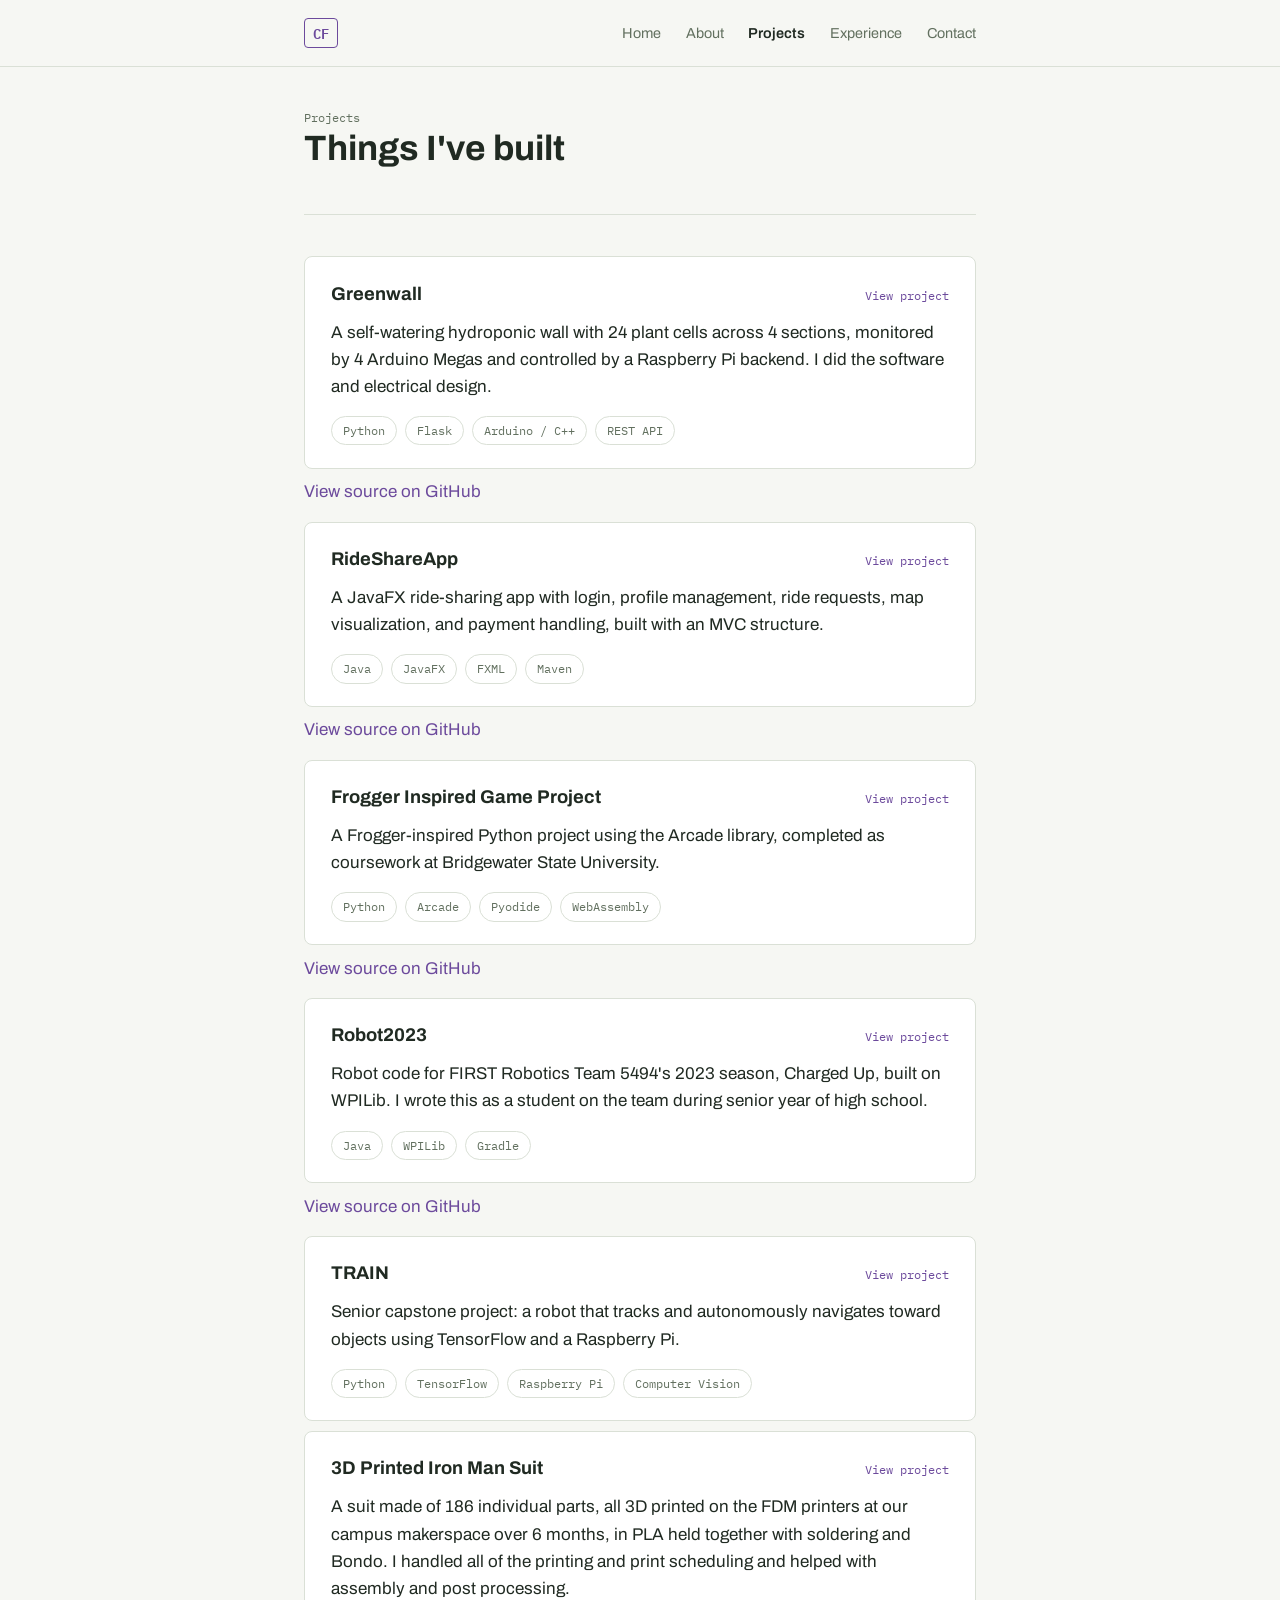
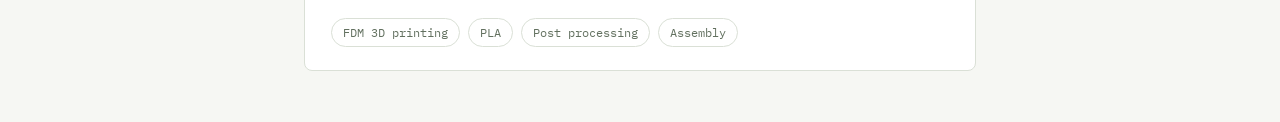
<file: projects.html>
<!DOCTYPE html>
<html lang="en">
<head>
<meta charset="utf-8">
<meta name="viewport" content="width=device-width, initial-scale=1">
<title>Projects | Chris Felumero</title>
<link rel="preconnect" href="https://fonts.googleapis.com">
<link rel="preconnect" href="https://fonts.gstatic.com" crossorigin>
<link href="https://fonts.googleapis.com/css2?family=Archivo:wght@400;600;700;800&family=IBM+Plex+Mono:wght@400;500;600&display=swap" rel="stylesheet">
<link rel="stylesheet" href="style.css">
</head>
<body>

<header class="topbar">
  <div class="wrap topbar-inner">
    <span class="mark">CF</span>
    <nav>
      <a href="index.html">Home</a>
      <a href="about.html">About</a>
      <a href="projects.html" class="current">Projects</a>
      <a href="experience.html">Experience</a>
      <a href="contact.html">Contact</a>
    </nav>
  </div>
</header>

<main class="wrap">

  <section class="page-head">
    <p class="field">Projects</p>
    <h1>Things I've built</h1>
  </section>

  <section class="section">
    <!-- Project 1: Greenwall -->
    <a class="project-card" href="greenwall.html">
      <div class="project-card-head">
        <span class="project-title">Greenwall</span>
        <span class="project-arrow">View project</span>
      </div>
      <p>
        A self-watering hydroponic wall with 24 plant cells across 4
        sections, monitored by 4 Arduino Megas and controlled by a
        Raspberry Pi backend. I did the software and electrical design.
      </p>
      <div class="tags">
        <span>Python</span><span>Flask</span><span>Arduino / C++</span>
        <span>REST API</span>
      </div>
    </a>
    <p><a href="https://github.com/CFelumero/Greenwall">View source on GitHub</a></p>

    <!-- Project 2: RideShareApp -->
    <a class="project-card" href="rideshareapp.html">
      <div class="project-card-head">
        <span class="project-title">RideShareApp</span>
        <span class="project-arrow">View project</span>
      </div>
      <p>
        A JavaFX ride-sharing app with login, profile management, ride
        requests, map visualization, and payment handling, built with an
        MVC structure.
      </p>
      <div class="tags">
        <span>Java</span><span>JavaFX</span><span>FXML</span><span>Maven</span>
      </div>
    </a>
    <p><a href="https://github.com/CFelumero/rideShareApp">View source on GitHub</a></p>

    <!-- Project 3: Frogger Inspired Game Project -->
    <a class="project-card" href="frogger-inspired-game.html">
      <div class="project-card-head">
        <span class="project-title">Frogger Inspired Game Project</span>
        <span class="project-arrow">View project</span>
      </div>
      <p>
        A Frogger-inspired Python project using the Arcade library,
        completed as coursework at Bridgewater State University.
      </p>
      <div class="tags">
        <span>Python</span><span>Arcade</span><span>Pyodide</span><span>WebAssembly</span>
      </div>
    </a>
    <p><a href="https://github.com/CFelumero/cFelumeroProject8">View source on GitHub</a></p>

    <!-- Project 4: Robot2023 -->
    <a class="project-card" href="robot2023.html">
      <div class="project-card-head">
        <span class="project-title">Robot2023</span>
        <span class="project-arrow">View project</span>
      </div>
      <p>
        Robot code for FIRST Robotics Team 5494's 2023 season, Charged
        Up, built on WPILib. I wrote this as a student on the team during
        senior year of high school.
      </p>
      <div class="tags">
        <span>Java</span><span>WPILib</span><span>Gradle</span>
      </div>
    </a>
    <p><a href="https://github.com/kmonteith/Robot2023">View source on GitHub</a></p>

    <!-- Project 5: TRAIN -->
    <a class="project-card" href="train.html">
      <div class="project-card-head">
        <span class="project-title">TRAIN</span>
        <span class="project-arrow">View project</span>
      </div>
      <p>
        Senior capstone project: a robot that tracks and autonomously
        navigates toward objects using TensorFlow and a Raspberry Pi.
      </p>
      <div class="tags">
        <span>Python</span><span>TensorFlow</span><span>Raspberry Pi</span><span>Computer Vision</span>
      </div>
    </a>

    <!-- Project 6: 3D Printed Iron Man Suit -->
    <a class="project-card" href="iron-man-suit.html">
      <div class="project-card-head">
        <span class="project-title">3D Printed Iron Man Suit</span>
        <span class="project-arrow">View project</span>
      </div>
      <p>
        A suit made of 186 individual parts, all 3D printed on the FDM
        printers at our campus makerspace over 6 months, in PLA held together
        with soldering and Bondo. I handled all of
        the printing and print scheduling and helped with assembly and
        post processing.
      </p>
      <div class="tags">
        <span>FDM 3D printing</span><span>PLA</span><span>Post processing</span><span>Assembly</span>
      </div>
    </a>
  </section>

</main>

</body>
</html>
</file>
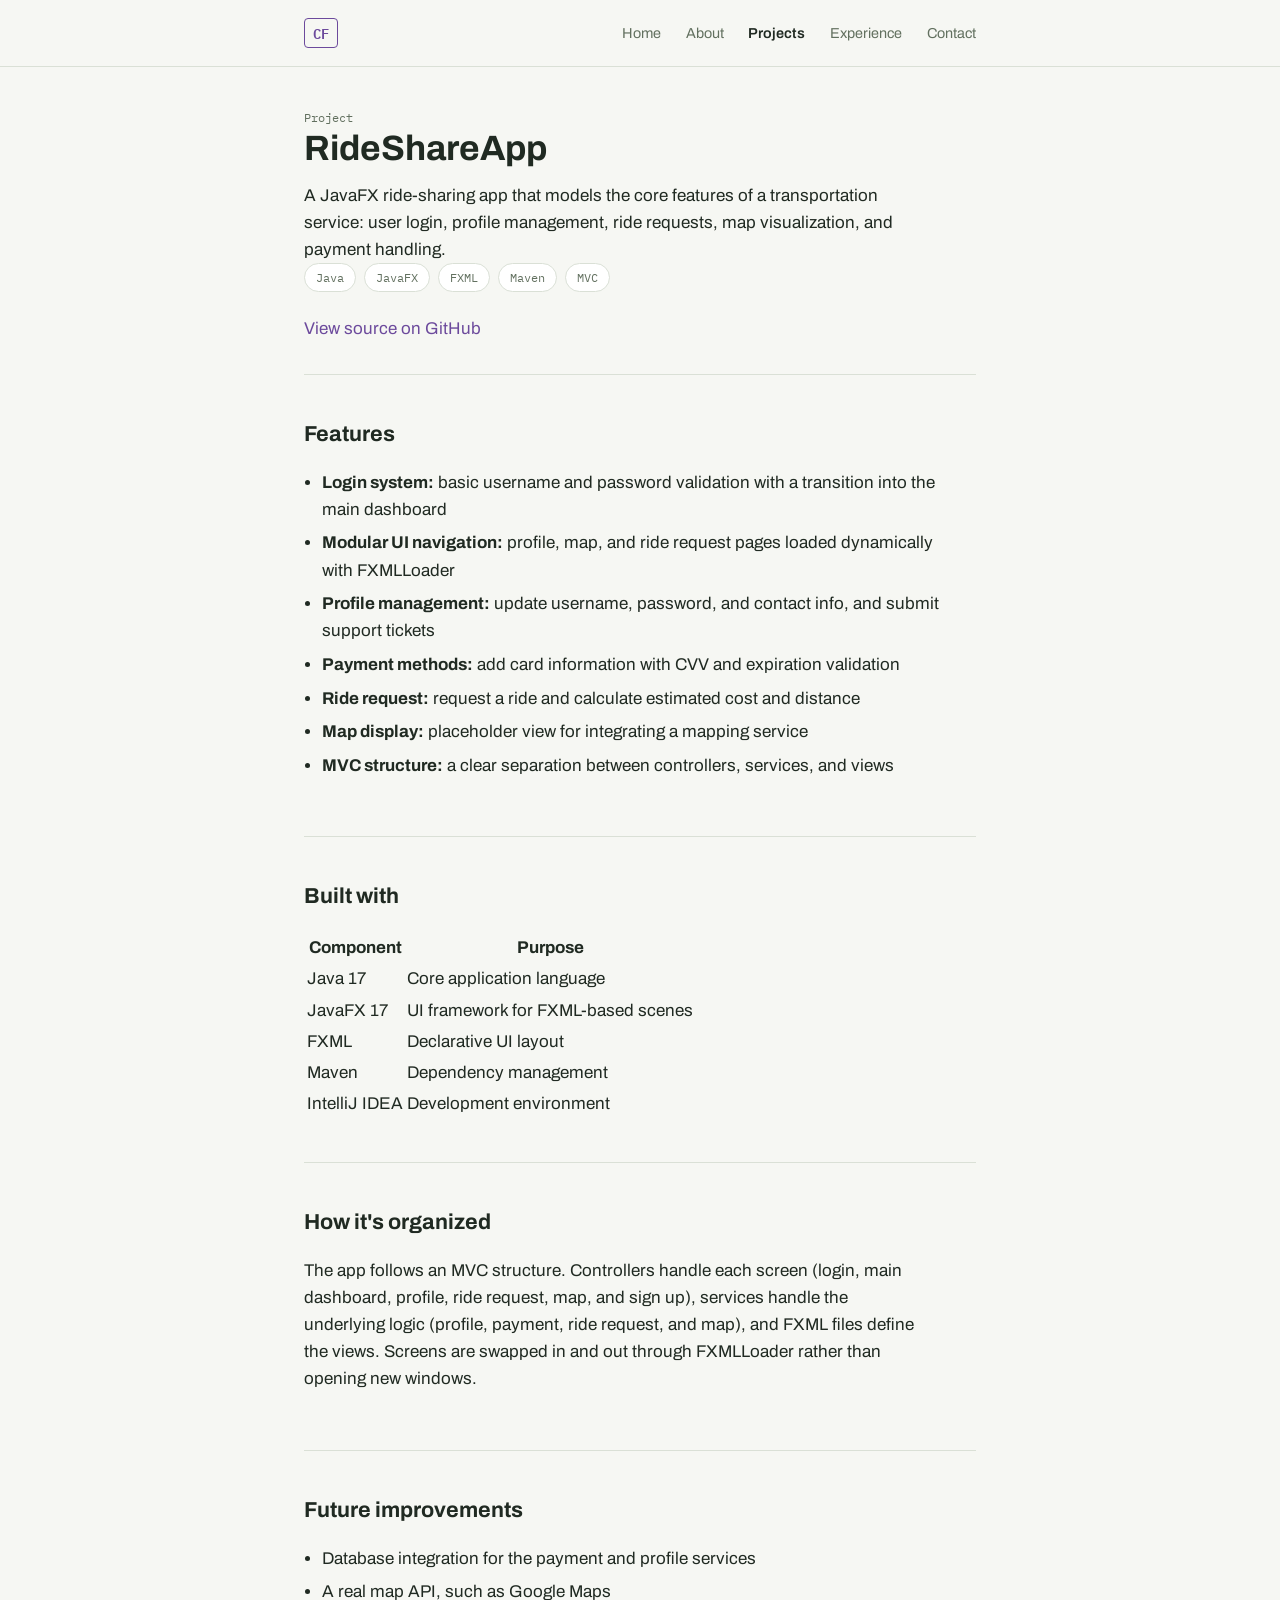
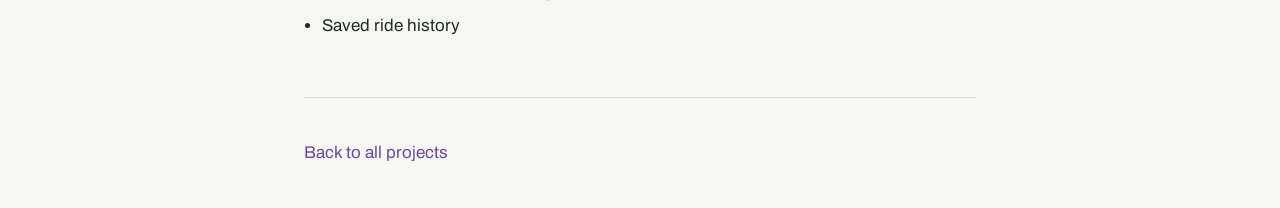
<file: rideshareapp.html>
<!DOCTYPE html>
<html lang="en">
<head>
<meta charset="utf-8">
<meta name="viewport" content="width=device-width, initial-scale=1">
<title>RideShareApp | Chris Felumero</title>
<link rel="preconnect" href="https://fonts.googleapis.com">
<link rel="preconnect" href="https://fonts.gstatic.com" crossorigin>
<link href="https://fonts.googleapis.com/css2?family=Archivo:wght@400;600;700;800&family=IBM+Plex+Mono:wght@400;500;600&display=swap" rel="stylesheet">
<link rel="stylesheet" href="style.css">
</head>
<body>

<header class="topbar">
  <div class="wrap topbar-inner">
    <span class="mark">CF</span>
    <nav>
      <a href="index.html">Home</a>
      <a href="about.html">About</a>
      <a href="projects.html" class="current">Projects</a>
      <a href="experience.html">Experience</a>
      <a href="contact.html">Contact</a>
    </nav>
  </div>
</header>

<main class="wrap">

  <section class="page-head">
    <p class="field">Project</p>
    <h1>RideShareApp</h1>
    <p>
      A JavaFX ride-sharing app that models the core features of a
      transportation service: user login, profile management, ride
      requests, map visualization, and payment handling.
    </p>
    <div class="tags">
      <span>Java</span><span>JavaFX</span><span>FXML</span>
      <span>Maven</span><span>MVC</span>
    </div>
    <p><a href="https://github.com/CFelumero/rideShareApp">View source on GitHub</a></p>
  </section>

  <section class="section">
    <h2>Features</h2>
    <ul>
      <li><strong>Login system:</strong> basic username and password validation with a transition into the main dashboard</li>
      <li><strong>Modular UI navigation:</strong> profile, map, and ride request pages loaded dynamically with FXMLLoader</li>
      <li><strong>Profile management:</strong> update username, password, and contact info, and submit support tickets</li>
      <li><strong>Payment methods:</strong> add card information with CVV and expiration validation</li>
      <li><strong>Ride request:</strong> request a ride and calculate estimated cost and distance</li>
      <li><strong>Map display:</strong> placeholder view for integrating a mapping service</li>
      <li><strong>MVC structure:</strong> a clear separation between controllers, services, and views</li>
    </ul>
  </section>

  <section class="section">
    <h2>Built with</h2>
    <table>
      <tr><th>Component</th><th>Purpose</th></tr>
      <tr><td>Java 17</td><td>Core application language</td></tr>
      <tr><td>JavaFX 17</td><td>UI framework for FXML-based scenes</td></tr>
      <tr><td>FXML</td><td>Declarative UI layout</td></tr>
      <tr><td>Maven</td><td>Dependency management</td></tr>
      <tr><td>IntelliJ IDEA</td><td>Development environment</td></tr>
    </table>
  </section>

  <section class="section">
    <h2>How it's organized</h2>
    <p>
      The app follows an MVC structure. Controllers handle each screen
      (login, main dashboard, profile, ride request, map, and sign up),
      services handle the underlying logic (profile, payment, ride
      request, and map), and FXML files define the views. Screens are
      swapped in and out through FXMLLoader rather than opening new
      windows.
    </p>
  </section>

  <section class="section">
    <h2>Future improvements</h2>
    <ul>
      <li>Database integration for the payment and profile services</li>
      <li>A real map API, such as Google Maps</li>
      <li>Saved ride history</li>
    </ul>
  </section>

  <section class="section">
    <a href="projects.html">Back to all projects</a>
  </section>

</main>

</body>
</html>
</file>
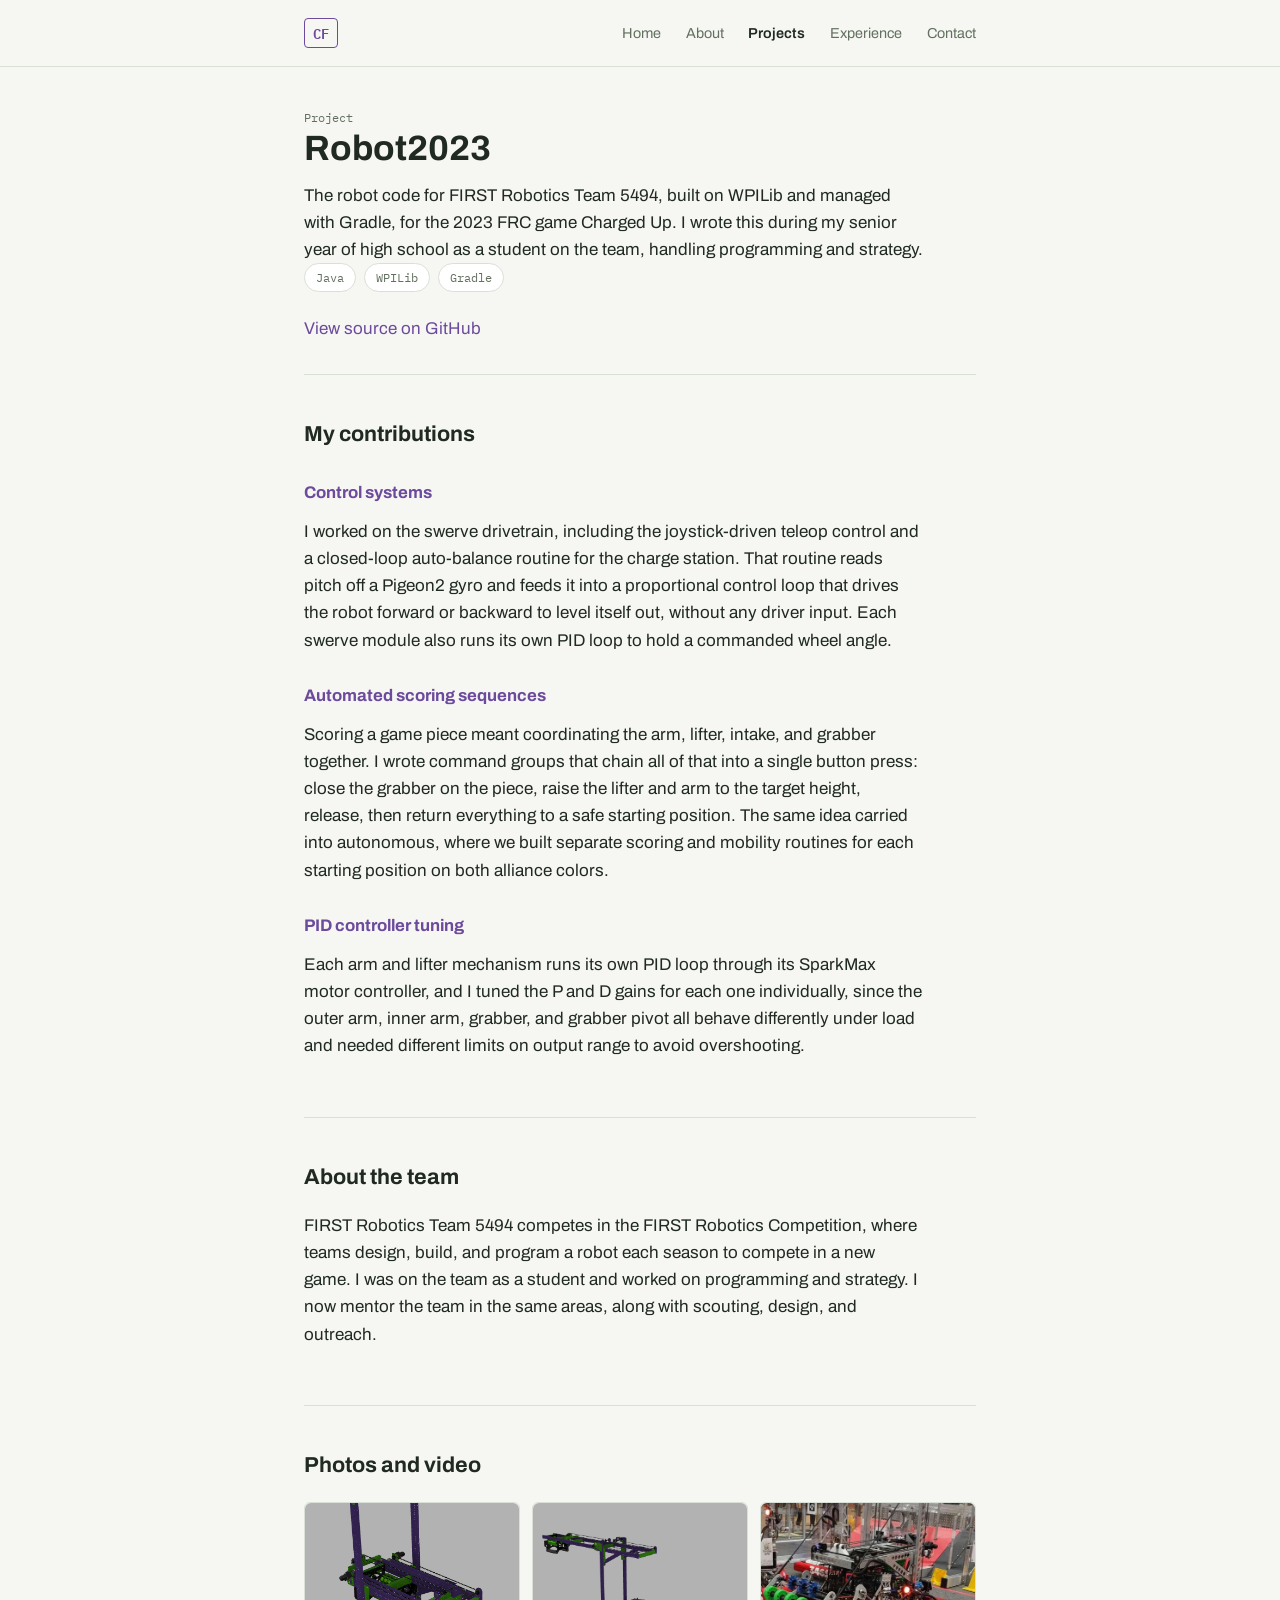
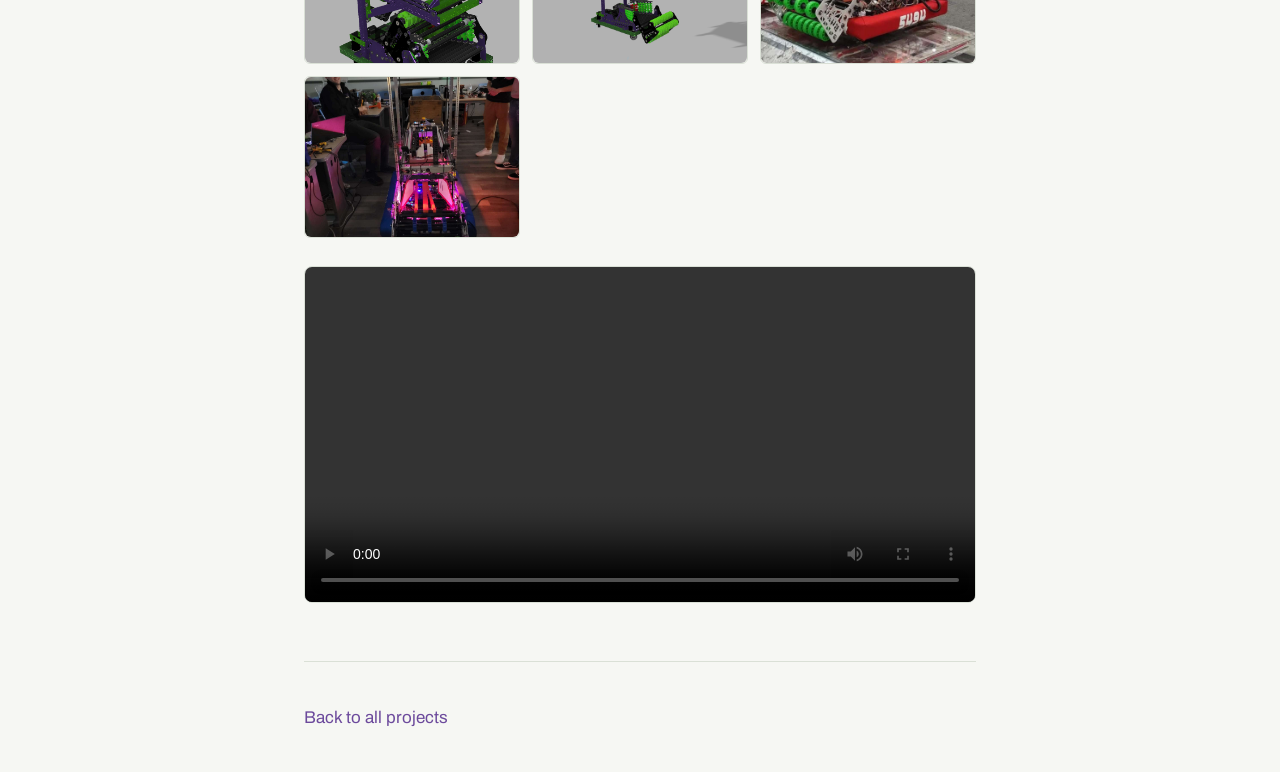
<file: robot2023.html>
<!DOCTYPE html>
<html lang="en">
<head>
<meta charset="utf-8">
<meta name="viewport" content="width=device-width, initial-scale=1">
<title>Robot2023 | Chris Felumero</title>
<link rel="preconnect" href="https://fonts.googleapis.com">
<link rel="preconnect" href="https://fonts.gstatic.com" crossorigin>
<link href="https://fonts.googleapis.com/css2?family=Archivo:wght@400;600;700;800&family=IBM+Plex+Mono:wght@400;500;600&display=swap" rel="stylesheet">
<link rel="stylesheet" href="style.css">
</head>
<body>

<header class="topbar">
  <div class="wrap topbar-inner">
    <span class="mark">CF</span>
    <nav>
      <a href="index.html">Home</a>
      <a href="about.html">About</a>
      <a href="projects.html" class="current">Projects</a>
      <a href="experience.html">Experience</a>
      <a href="contact.html">Contact</a>
    </nav>
  </div>
</header>

<main class="wrap">

  <section class="page-head">
    <p class="field">Project</p>
    <h1>Robot2023</h1>
    <p>
      The robot code for FIRST Robotics Team 5494, built on WPILib and
      managed with Gradle, for the 2023 FRC game Charged Up. I wrote this
      during my senior year of high school as a student on the team,
      handling programming and strategy.
    </p>
    <div class="tags">
      <span>Java</span><span>WPILib</span><span>Gradle</span>
    </div>
    <p><a href="https://github.com/kmonteith/Robot2023">View source on GitHub</a></p>
  </section>

  <section class="section">
    <h2>My contributions</h2>

    <h3>Control systems</h3>
    <p>
      I worked on the swerve drivetrain, including the joystick-driven
      teleop control and a closed-loop auto-balance routine for the
      charge station. That routine reads pitch off a Pigeon2 gyro and
      feeds it into a proportional control loop that drives the robot
      forward or backward to level itself out, without any driver input.
      Each swerve module also runs its own PID loop to hold a commanded
      wheel angle.
    </p>

    <h3>Automated scoring sequences</h3>
    <p>
      Scoring a game piece meant coordinating the arm, lifter, intake,
      and grabber together. I wrote command groups that chain all of
      that into a single button press: close the grabber on the piece,
      raise the lifter and arm to the target height, release, then
      return everything to a safe starting position. The same idea
      carried into autonomous, where we built separate scoring and
      mobility routines for each starting position on both alliance
      colors.
    </p>

    <h3>PID controller tuning</h3>
    <p>
      Each arm and lifter mechanism runs its own PID loop through its
      SparkMax motor controller, and I tuned the P and D gains for each
      one individually, since the outer arm, inner arm, grabber, and
      grabber pivot all behave differently under load and needed
      different limits on output range to avoid overshooting.
    </p>
  </section>

  <section class="section">
    <h2>About the team</h2>
    <p>
      FIRST Robotics Team 5494 competes in the FIRST Robotics Competition,
      where teams design, build, and program a robot each season to
      compete in a new game. I was on the team as a student and worked on
      programming and strategy. I now mentor the team in the same areas,
      along with scouting, design, and outreach.
    </p>
  </section>

  <section class="section">
    <h2>Photos and video</h2>
    <div class="gallery">
      <div class="gallery-slot"><img src="robot-cad-1.png" alt="CAD render of the 2023 robot"></div>
      <div class="gallery-slot"><img src="robot-cad-2.png" alt="CAD render of the 2023 robot, side angle"></div>
      <div class="gallery-slot"><img src="robot-competition.jpeg" alt="The robot on the field at a competition, numbered 5494"></div>
      <div class="gallery-slot"><img src="robot-workshop.jpeg" alt="The robot in the workshop during build season"></div>
    </div>
    <div class="doc-embed">
      <video controls preload="metadata" style="width: 100%; display: block;">
        <source src="robot-build.mp4" type="video/mp4">
        Your browser doesn't support embedded video. <a href="robot-build.mp4">Download the video</a> instead.
      </video>
    </div>
  </section>

  <section class="section">
    <a href="projects.html">Back to all projects</a>
  </section>

</main>

</body>
</html>
</file>
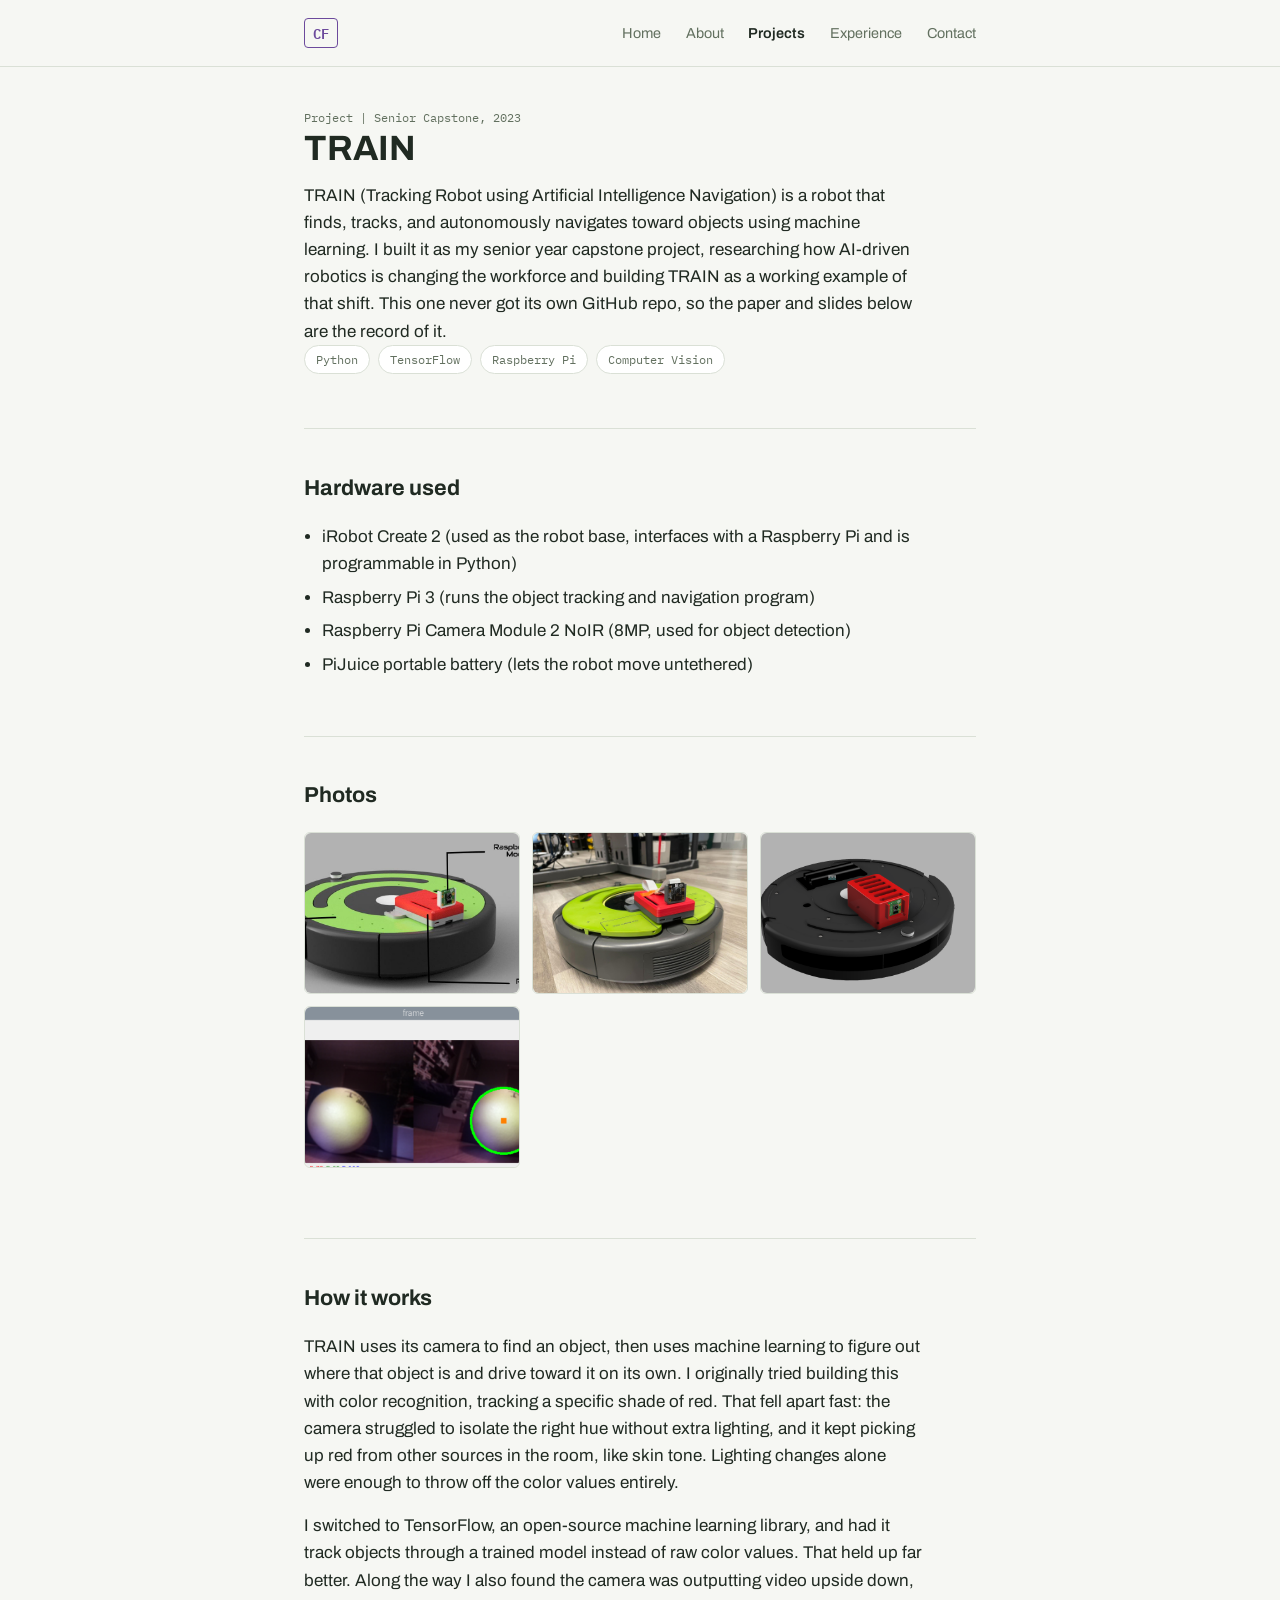
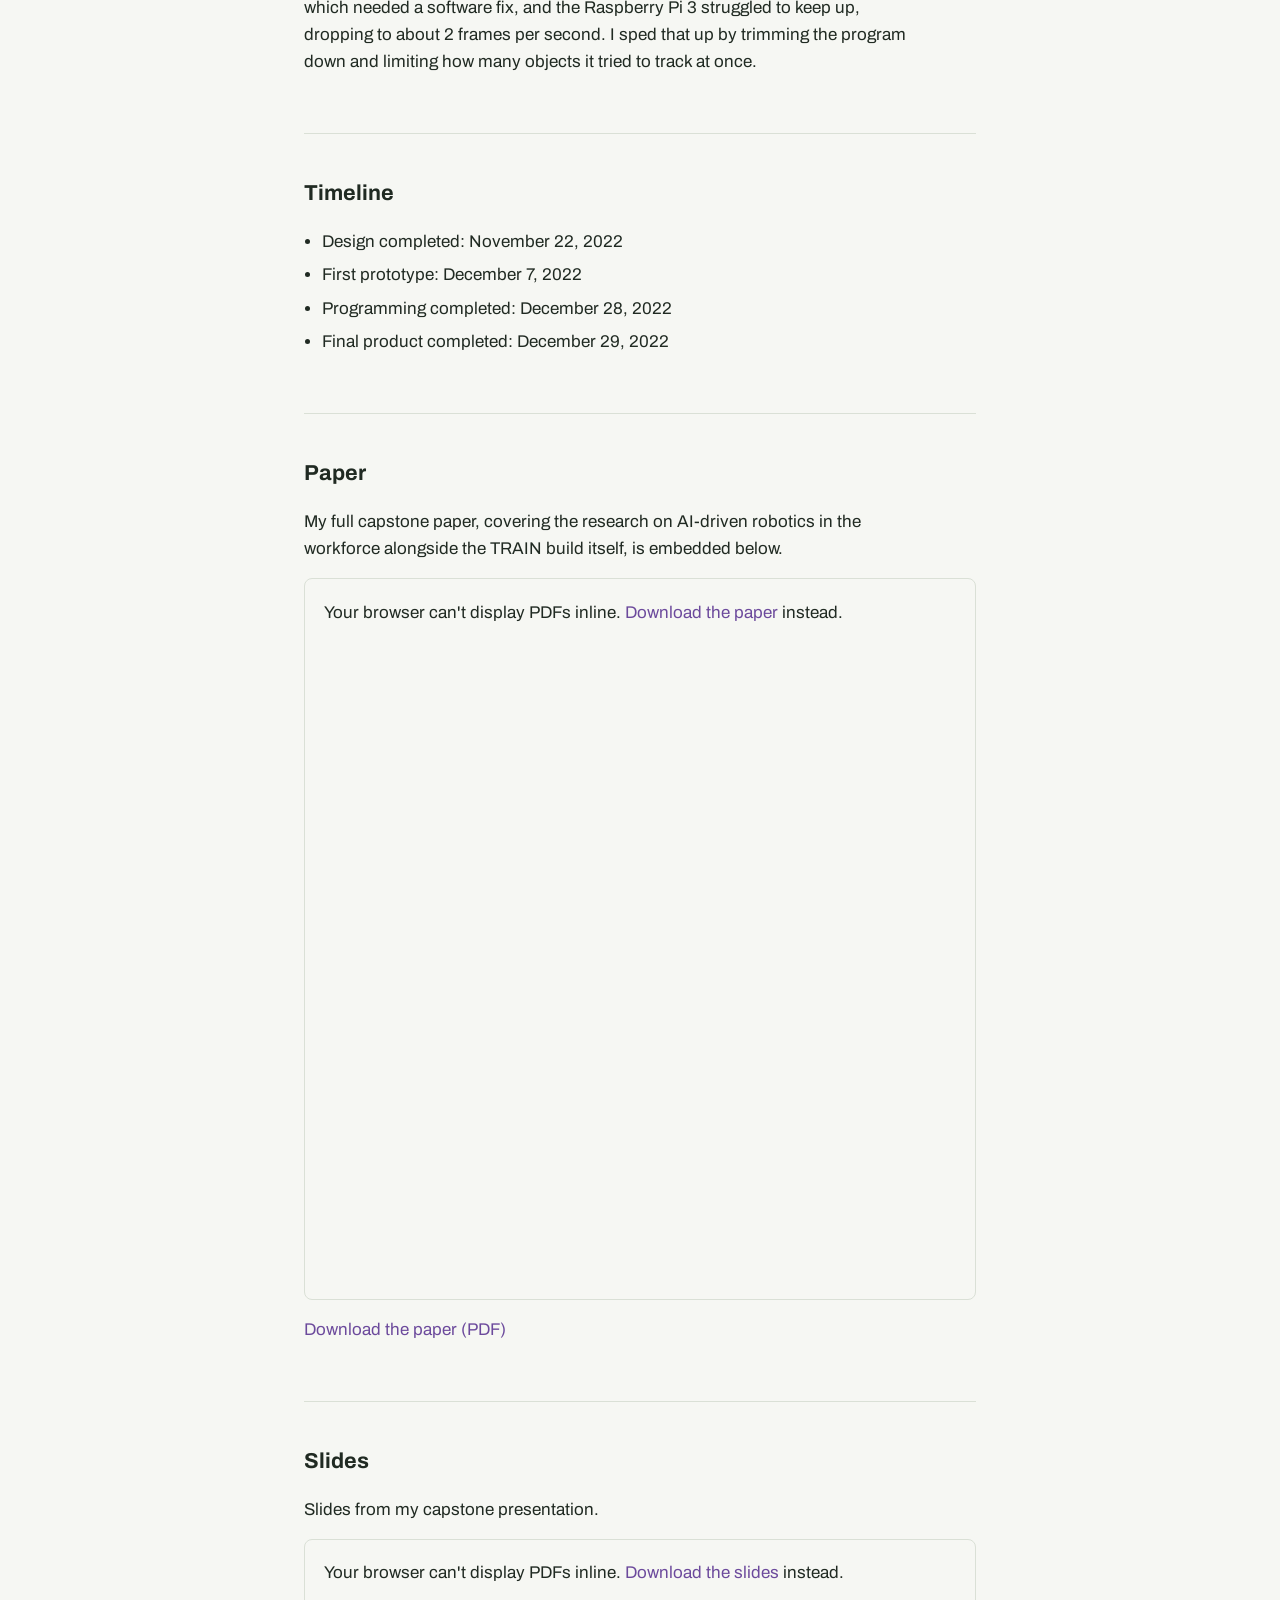
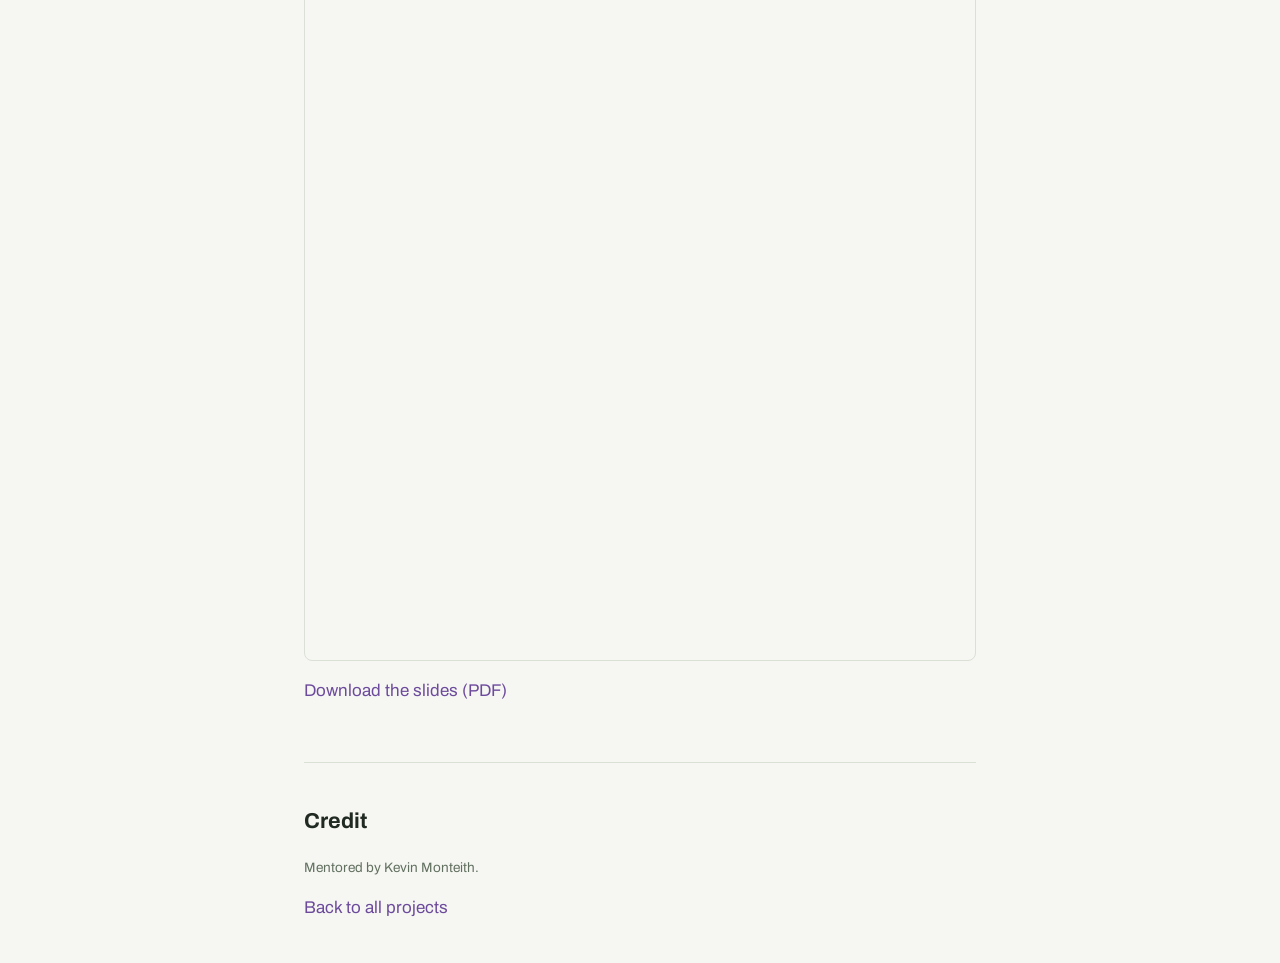
<file: train.html>
<!DOCTYPE html>
<html lang="en">
<head>
<meta charset="utf-8">
<meta name="viewport" content="width=device-width, initial-scale=1">
<title>TRAIN | Chris Felumero</title>
<link rel="preconnect" href="https://fonts.googleapis.com">
<link rel="preconnect" href="https://fonts.gstatic.com" crossorigin>
<link href="https://fonts.googleapis.com/css2?family=Archivo:wght@400;600;700;800&family=IBM+Plex+Mono:wght@400;500;600&display=swap" rel="stylesheet">
<link rel="stylesheet" href="style.css">
</head>
<body>

<header class="topbar">
  <div class="wrap topbar-inner">
    <span class="mark">CF</span>
    <nav>
      <a href="index.html">Home</a>
      <a href="about.html">About</a>
      <a href="projects.html" class="current">Projects</a>
      <a href="experience.html">Experience</a>
      <a href="contact.html">Contact</a>
    </nav>
  </div>
</header>

<main class="wrap">

  <section class="page-head">
    <p class="field">Project | Senior Capstone, 2023</p>
    <h1>TRAIN</h1>
    <p>
      TRAIN (Tracking Robot using Artificial Intelligence Navigation) is
      a robot that finds, tracks, and autonomously navigates toward
      objects using machine learning. I built it as my senior year
      capstone project, researching how AI-driven robotics is changing
      the workforce and building TRAIN as a working example of that
      shift. This one never got its own GitHub repo, so the paper and
      slides below are the record of it.
    </p>
    <div class="tags">
      <span>Python</span><span>TensorFlow</span><span>Raspberry Pi</span>
      <span>Computer Vision</span>
    </div>
  </section>

  <section class="section">
    <h2>Hardware used</h2>
    <ul>
      <li>iRobot Create 2 (used as the robot base, interfaces with a Raspberry Pi and is programmable in Python)</li>
      <li>Raspberry Pi 3 (runs the object tracking and navigation program)</li>
      <li>Raspberry Pi Camera Module 2 NoIR (8MP, used for object detection)</li>
      <li>PiJuice portable battery (lets the robot move untethered)</li>
    </ul>
  </section>

  <section class="section">
    <h2>Photos</h2>
    <div class="gallery">
      <div class="gallery-slot"><img src="train-early-render.jpg" alt="Early labeled render of TRAIN showing the iRobot Create 2 base, Raspberry Pi 3, and camera module"></div>
      <div class="gallery-slot"><img src="train-prototype.jpg" alt="First physical prototype of TRAIN with the camera and Raspberry Pi mounted on top of the robot base"></div>
      <div class="gallery-slot"><img src="train-final-render.png" alt="Final render of TRAIN with the completed case design"></div>
      <div class="gallery-slot"><img src="train-tracking.png" alt="Screenshot of the TensorFlow object tracking program drawing a bounding box around a tracked ball"></div>
    </div>
  </section>

  <section class="section">
    <h2>How it works</h2>
    <p>
      TRAIN uses its camera to find an object, then uses machine
      learning to figure out where that object is and drive toward it
      on its own. I originally tried building this with color
      recognition, tracking a specific shade of red. That fell apart
      fast: the camera struggled to isolate the right hue without extra
      lighting, and it kept picking up red from other sources in the
      room, like skin tone. Lighting changes alone were enough to throw
      off the color values entirely.
    </p>
    <p>
      I switched to TensorFlow, an open-source machine learning library,
      and had it track objects through a trained model instead of raw
      color values. That held up far better. Along the way I also found
      the camera was outputting video upside down, which needed a
      software fix, and the Raspberry Pi 3 struggled to keep up,
      dropping to about 2 frames per second. I sped that up by trimming
      the program down and limiting how many objects it tried to track
      at once.
    </p>
  </section>

  <section class="section">
    <h2>Timeline</h2>
    <ul>
      <li>Design completed: November 22, 2022</li>
      <li>First prototype: December 7, 2022</li>
      <li>Programming completed: December 28, 2022</li>
      <li>Final product completed: December 29, 2022</li>
    </ul>
  </section>

  <section class="section">
    <h2>Paper</h2>
    <p>
      My full capstone paper, covering the research on AI-driven
      robotics in the workforce alongside the TRAIN build itself, is
      embedded below.
    </p>
    <div class="doc-embed">
      <object data="train-paper.pdf" type="application/pdf">
        <p>Your browser can't display PDFs inline. <a href="train-paper.pdf">Download the paper</a> instead.</p>
      </object>
    </div>
    <p><a href="train-paper.pdf">Download the paper (PDF)</a></p>
  </section>

  <section class="section">
    <h2>Slides</h2>
    <p>Slides from my capstone presentation.</p>
    <div class="doc-embed">
      <object data="train-slides.pdf" type="application/pdf">
        <p>Your browser can't display PDFs inline. <a href="train-slides.pdf">Download the slides</a> instead.</p>
      </object>
    </div>
    <p><a href="train-slides.pdf">Download the slides (PDF)</a></p>
  </section>

  <section class="section">
    <h2>Credit</h2>
    <p class="credit">Mentored by Kevin Monteith.</p>
    <a href="projects.html">Back to all projects</a>
  </section>

</main>

</body>
</html>
</file>
<file: style.css>
:root {
  --bg: #f6f7f3;
  --surface: #ffffff;
  --ink: #202a22;
  --muted: #62705f;
  --line: #dae0d6;
  --green: #6c4a9c;
  --amber: #8a63b8;

  --font-display: "Archivo", sans-serif;
  --font-mono: "IBM Plex Mono", monospace;
}

* { box-sizing: border-box; }

html { scroll-behavior: smooth; }

body {
  background: var(--bg);
  color: var(--ink);
  font-family: var(--font-display);
  font-size: 17px;
  line-height: 1.6;
  margin: 0;
}

.wrap {
  max-width: 720px;
  margin: 0 auto;
  padding: 0 24px;
}

a { color: var(--green); text-decoration: none; }
a:hover { text-decoration: underline; }
a:focus-visible, button:focus-visible { outline: 2px solid var(--amber); outline-offset: 2px; }

h1, h2, h3, h4 { font-family: var(--font-display); font-weight: 700; margin: 0; }

h1 { font-size: 2.2rem; margin-bottom: 0.8rem; line-height: 1.15; }

h2 {
  font-size: 1.35rem;
  margin-bottom: 1.1rem;
}

h3 { font-size: 1.05rem; color: var(--green); margin: 1.8rem 0 0.7rem; }

h4 {
  font-size: 0.88rem;
  font-family: var(--font-mono);
  color: var(--muted);
  margin-bottom: 0.4rem;
  font-weight: 500;
}

.field {
  font-family: var(--font-mono);
  font-size: 0.78rem;
  color: var(--muted);
  display: block;
  margin-bottom: 2px;
}

.field-sub { margin-bottom: 0.6rem; }

p { margin: 0 0 1rem; max-width: 62ch; }

ul { padding-left: 1.1rem; margin: 0 0 1rem; }
li { margin-bottom: 0.4rem; max-width: 62ch; }

code {
  font-family: var(--font-mono);
  background: var(--surface);
  border: 1px solid var(--line);
  padding: 1px 5px;
  border-radius: 3px;
  font-size: 0.88em;
}

/* Top bar */
.topbar {
  border-bottom: 1px solid var(--line);
}

.topbar-inner {
  display: flex;
  align-items: center;
  justify-content: space-between;
  padding-top: 18px;
  padding-bottom: 18px;
  flex-wrap: wrap;
  gap: 10px;
}

.mark {
  font-family: var(--font-mono);
  font-weight: 600;
  color: var(--green);
  border: 1px solid var(--green);
  padding: 3px 8px;
  border-radius: 4px;
  font-size: 0.85rem;
}

.topbar nav a {
  color: var(--muted);
  margin-left: 1.3rem;
  font-size: 0.9rem;
}

.topbar nav a:first-child { margin-left: 0; }

.topbar nav a.current { color: var(--ink); font-weight: 600; }

.topbar nav a:hover { color: var(--ink); }

/* Page header (used on every non-home page) */
.page-head {
  padding: 2.6rem 0 2rem;
  border-bottom: 1px solid var(--line);
}

.page-head p { margin-bottom: 0; }

/* Home hero */
.hero {
  padding: 3rem 0 2.5rem;
  border-bottom: 1px solid var(--line);
}

.hero-lede { max-width: 56ch; }

/* Home quick links */
.quick-links {
  display: grid;
  grid-template-columns: 1fr 1fr;
  gap: 14px;
  padding: 2.4rem 0;
}

.quick-link {
  display: block;
  background: var(--surface);
  border: 1px solid var(--line);
  border-radius: 8px;
  padding: 1.1rem 1.3rem;
  color: var(--ink);
  text-align: center;
}

.quick-link:hover { border-color: var(--green); text-decoration: none; }

.quick-link h3 { margin: 0 0 4px; color: var(--ink); font-size: 1.05rem; }

.quick-link p { margin: 0 auto; font-size: 0.92rem; color: var(--muted); }

/* Packet snippet */
.packet {
  background: var(--surface);
  border: 1px solid var(--line);
  border-radius: 6px;
  overflow: hidden;
  margin-top: 1.8rem;
  max-width: 420px;
}

.packet-head {
  font-family: var(--font-mono);
  font-size: 0.72rem;
  color: var(--muted);
  padding: 8px 12px;
  border-bottom: 1px solid var(--line);
}

.packet pre {
  margin: 0;
  padding: 14px;
  font-family: var(--font-mono);
  font-size: 0.78rem;
  color: var(--green);
  overflow-x: auto;
  line-height: 1.5;
}

/* Sections */
.section { padding: 2.6rem 0; }
.section + .section { border-top: 1px solid var(--line); }

/* Stats */
.stat-row {
  display: flex;
  gap: 2rem;
  flex-wrap: wrap;
  margin: 1.2rem 0 1.8rem;
}

.stat { display: flex; flex-direction: column; }

.stat-num {
  font-family: var(--font-mono);
  font-size: 1.8rem;
  font-weight: 600;
  color: var(--amber);
  line-height: 1;
  margin-bottom: 4px;
}

/* Diagram */
.diagram {
  display: flex;
  align-items: center;
  flex-wrap: wrap;
  gap: 0.7rem;
  margin: 1.1rem 0 1.8rem;
}

.node, .node-stack .node {
  background: var(--surface);
  border: 1px solid var(--line);
  border-radius: 6px;
  padding: 12px 14px;
  font-size: 0.85rem;
  text-align: center;
}

.node-accent { border-color: var(--green); }

.node-stack {
  display: flex;
  flex-direction: column;
  gap: 6px;
}

.node-stack .node { padding: 8px 12px; font-size: 0.78rem; }

.arrow {
  font-family: var(--font-mono);
  font-size: 0.72rem;
  color: var(--muted);
  white-space: nowrap;
}

/* Feature list */
.feature-list { list-style: none; padding: 0; }

.feature-list li {
  border-left: 2px solid var(--green);
  padding-left: 1rem;
  margin-bottom: 1rem;
}

.feature-title {
  display: block;
  font-weight: 600;
  margin-bottom: 2px;
}

/* Tags */
.tags {
  display: flex;
  flex-wrap: wrap;
  gap: 8px;
  margin-bottom: 1.4rem;
}

.tags span {
  font-family: var(--font-mono);
  font-size: 0.75rem;
  color: var(--muted);
  border: 1px solid var(--line);
  border-radius: 999px;
  padding: 4px 11px;
  background: var(--surface);
}

.credit {
  font-size: 0.85rem;
  color: var(--muted);
  max-width: 62ch;
}

/* Project card (on Projects page) */
.project-card {
  display: block;
  background: var(--surface);
  border: 1px solid var(--line);
  border-radius: 8px;
  padding: 1.4rem 1.6rem;
  color: var(--ink);
  margin-bottom: 0.6rem;
}

.project-card:hover { border-color: var(--green); text-decoration: none; }

.project-card p { margin-bottom: 1rem; }

.project-card-head {
  display: flex;
  justify-content: space-between;
  align-items: baseline;
  margin-bottom: 0.6rem;
  flex-wrap: wrap;
  gap: 4px;
}

.project-title { font-weight: 700; font-size: 1.15rem; color: var(--ink); }

.project-arrow {
  font-family: var(--font-mono);
  font-size: 0.78rem;
  color: var(--green);
}

.project-card .tags { margin-bottom: 0; }

/* Jobs */
.job { margin-bottom: 1.8rem; }

.job-head {
  display: flex;
  justify-content: space-between;
  align-items: baseline;
  flex-wrap: wrap;
  gap: 0.4rem 1rem;
}

.job-title { font-weight: 600; font-size: 1.02rem; }

/* Skills grid */
.skills-grid {
  display: grid;
  grid-template-columns: 1fr 1fr;
  gap: 1.5rem 2rem;
}

.skills-grid p { margin: 0; }

/* Photo hero */
.photo-hero {
  width: 100%;
  border-radius: 8px;
  overflow: hidden;
  border: 1px solid var(--line);
  margin-bottom: 1.6rem;
}

.photo-hero img {
  display: block;
  width: 100%;
  height: auto;
}

.photo-caption {
  font-family: var(--font-mono);
  font-size: 0.75rem;
  color: var(--muted);
  margin-top: -1rem;
  margin-bottom: 2rem;
}

/* Gallery */
.gallery {
  display: grid;
  grid-template-columns: repeat(3, 1fr);
  gap: 12px;
  margin: 1.2rem 0 1.8rem;
}

.gallery-slot {
  aspect-ratio: 4 / 3;
  border: 1px dashed var(--line);
  border-radius: 6px;
  display: flex;
  align-items: center;
  justify-content: center;
  color: var(--muted);
  font-family: var(--font-mono);
  font-size: 0.72rem;
  text-align: center;
  padding: 8px;
}

.gallery-slot:has(img) {
  border-style: solid;
  padding: 0;
}

.gallery-slot img {
  width: 100%;
  height: 100%;
  object-fit: cover;
  border-radius: 6px;
}

/* Writeup tables */
.writeup table {
  width: 100%;
  border-collapse: collapse;
  margin: 0.8rem 0 1.6rem;
  font-size: 0.88rem;
}

.writeup th, .writeup td {
  border: 1px solid var(--line);
  padding: 7px 10px;
  text-align: left;
  vertical-align: top;
}

.writeup th {
  font-family: var(--font-mono);
  font-size: 0.75rem;
  color: var(--muted);
  font-weight: 500;
  background: var(--surface);
}

.writeup h3 { margin-top: 2.2rem; }
.writeup h4 { margin-top: 1.3rem; color: var(--ink); font-family: var(--font-display); font-size: 1rem; font-weight: 600; }

/* Embedded document viewer */
.doc-embed {
  border: 1px solid var(--line);
  border-radius: 8px;
  overflow: hidden;
  margin: 1rem 0 1rem;
}

.doc-embed object {
  width: 100%;
  height: 80vh;
  display: block;
}

.doc-embed p {
  padding: 1.2rem;
  margin: 0;
}

/* Responsive */
@media (max-width: 640px) {
  h1 { font-size: 1.85rem; }
  .topbar nav a { margin-left: 0.9rem; font-size: 0.82rem; }
  .skills-grid, .quick-links { grid-template-columns: 1fr; }
  .gallery { grid-template-columns: 1fr 1fr; }
}

@media (prefers-reduced-motion: reduce) {
  html { scroll-behavior: auto; }
}
</file>
